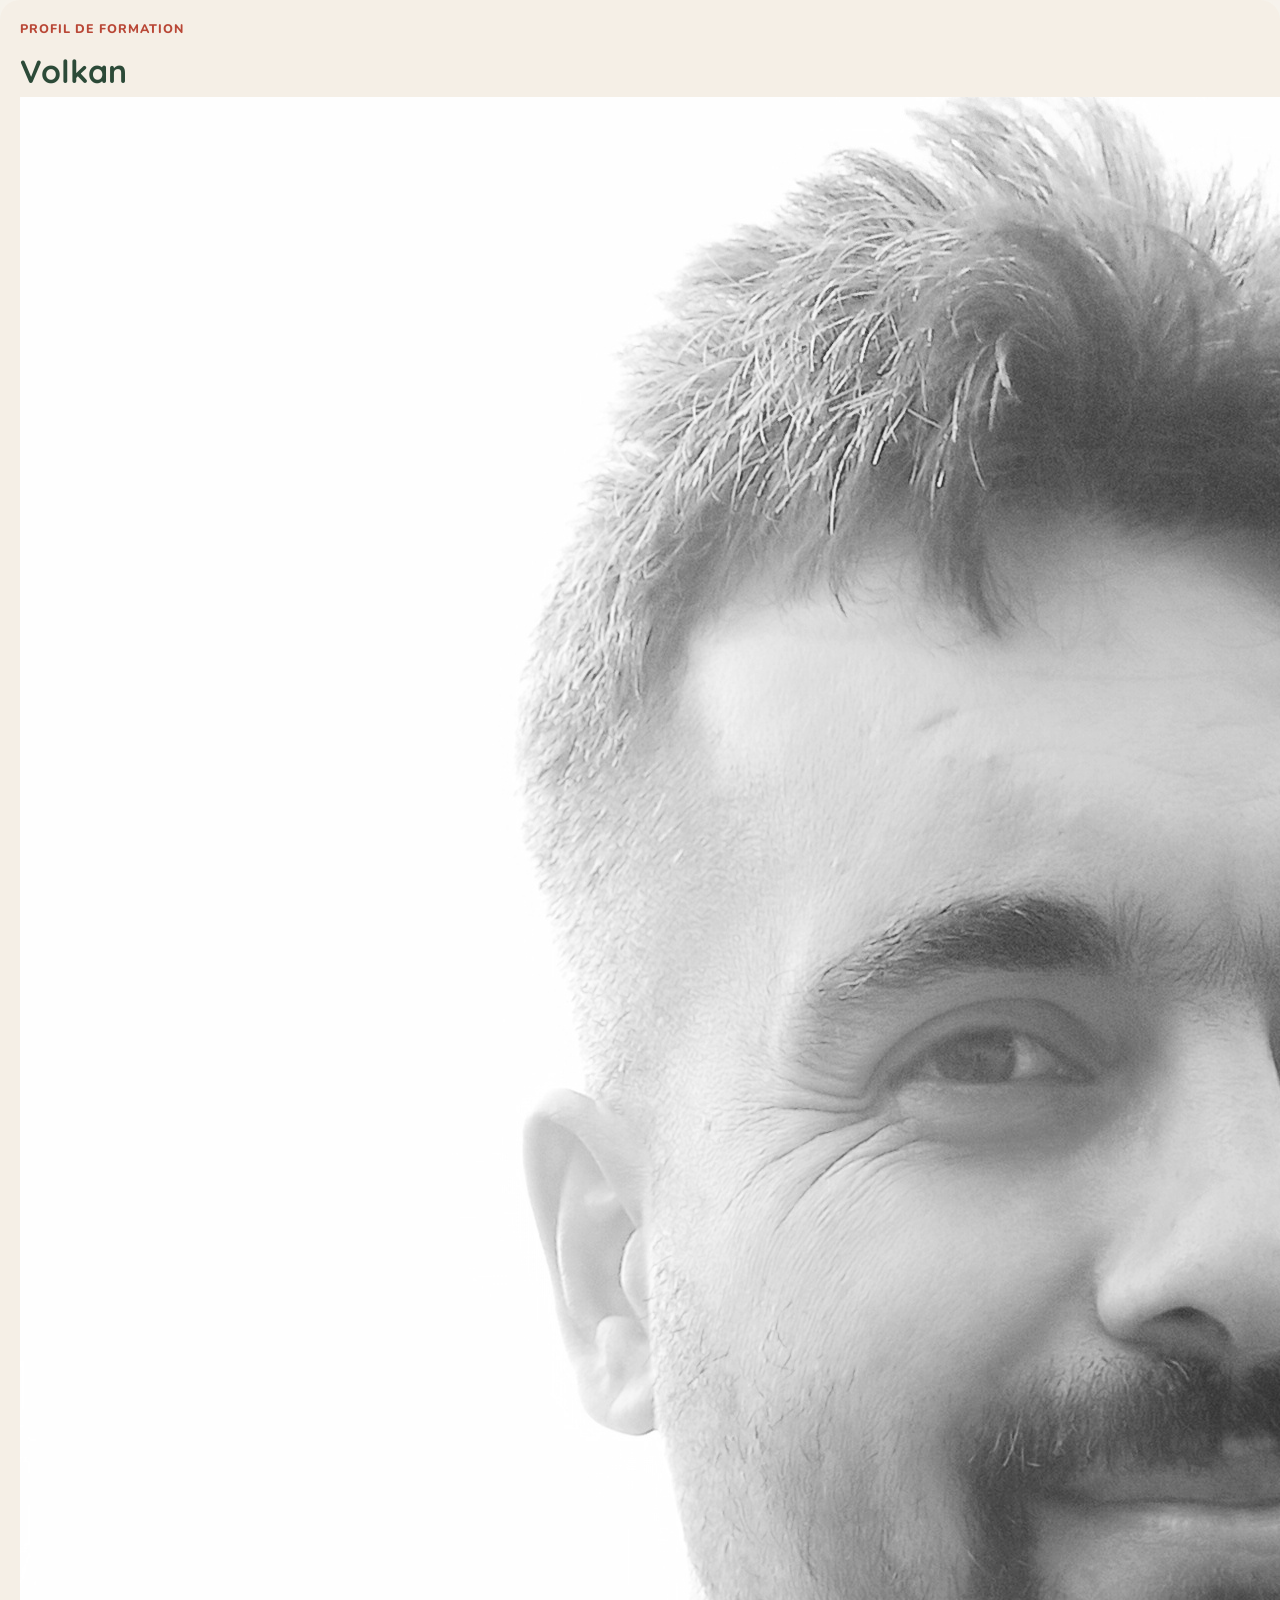
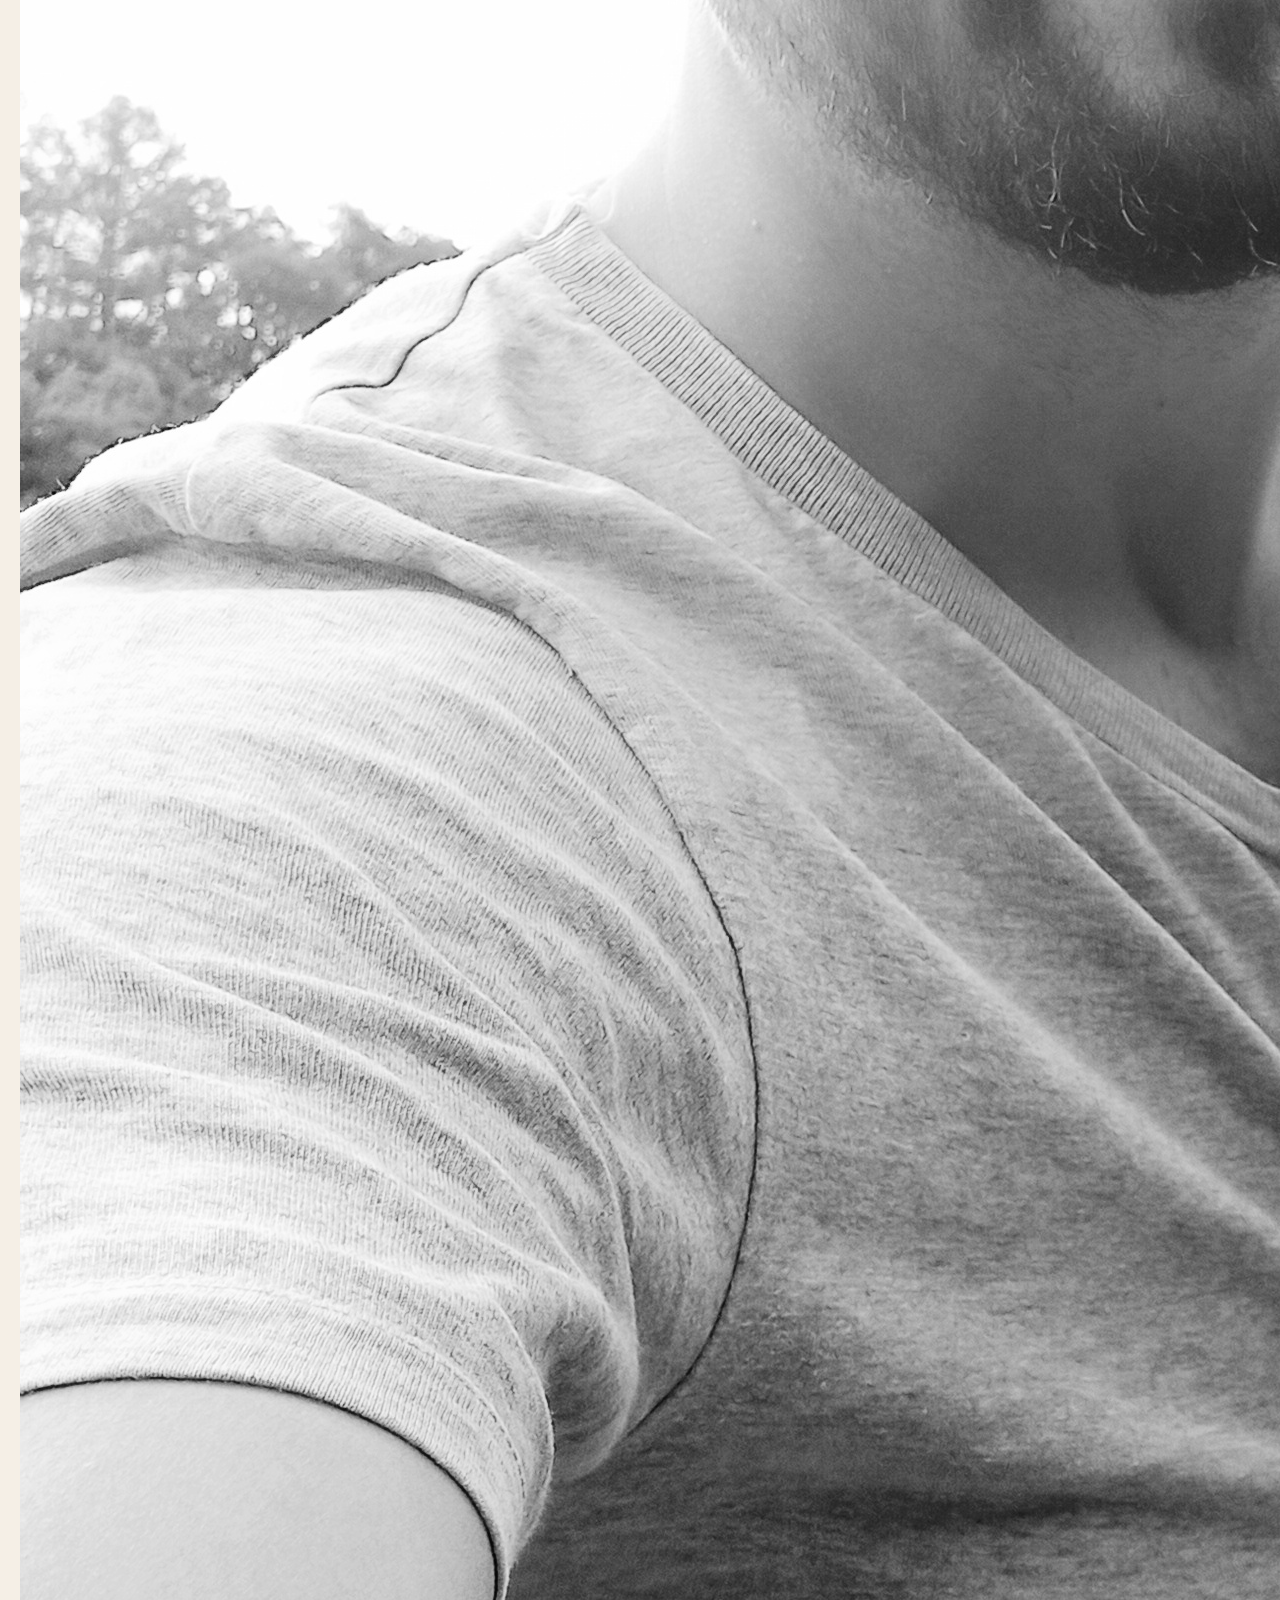
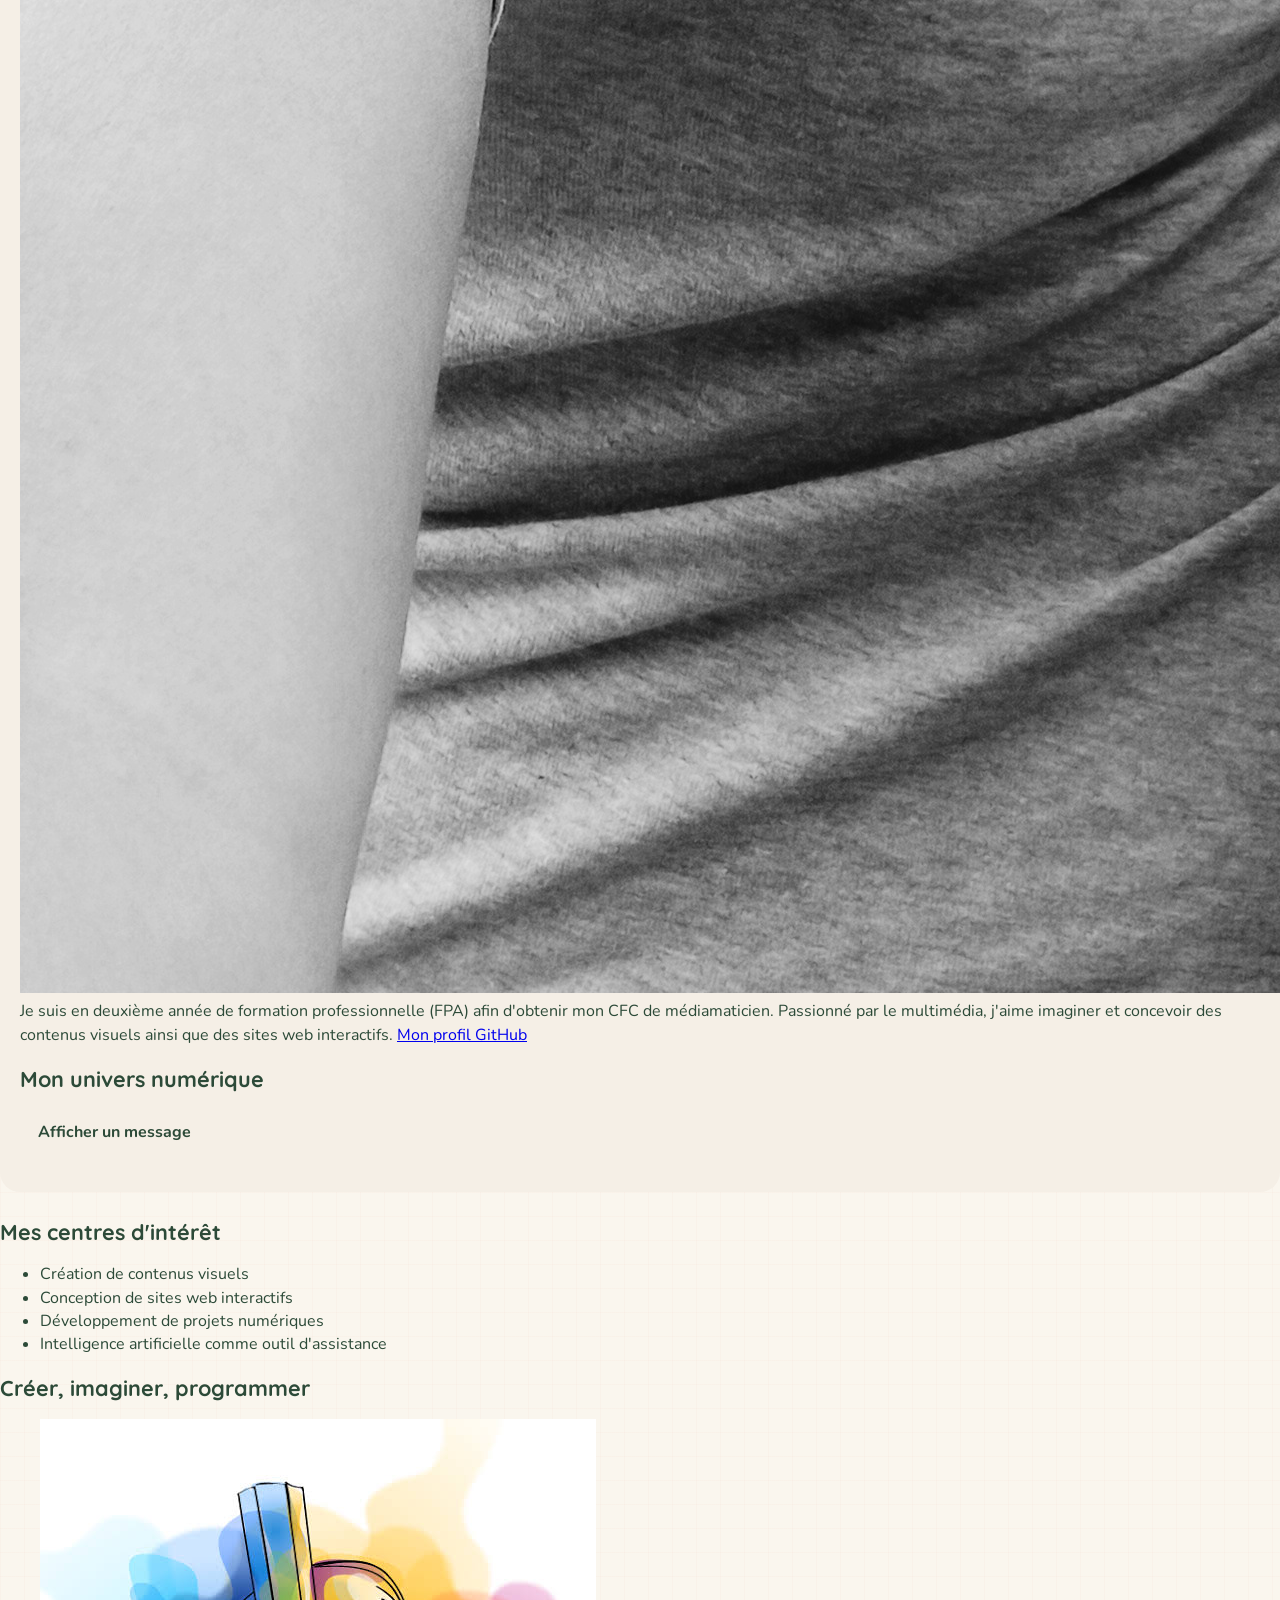
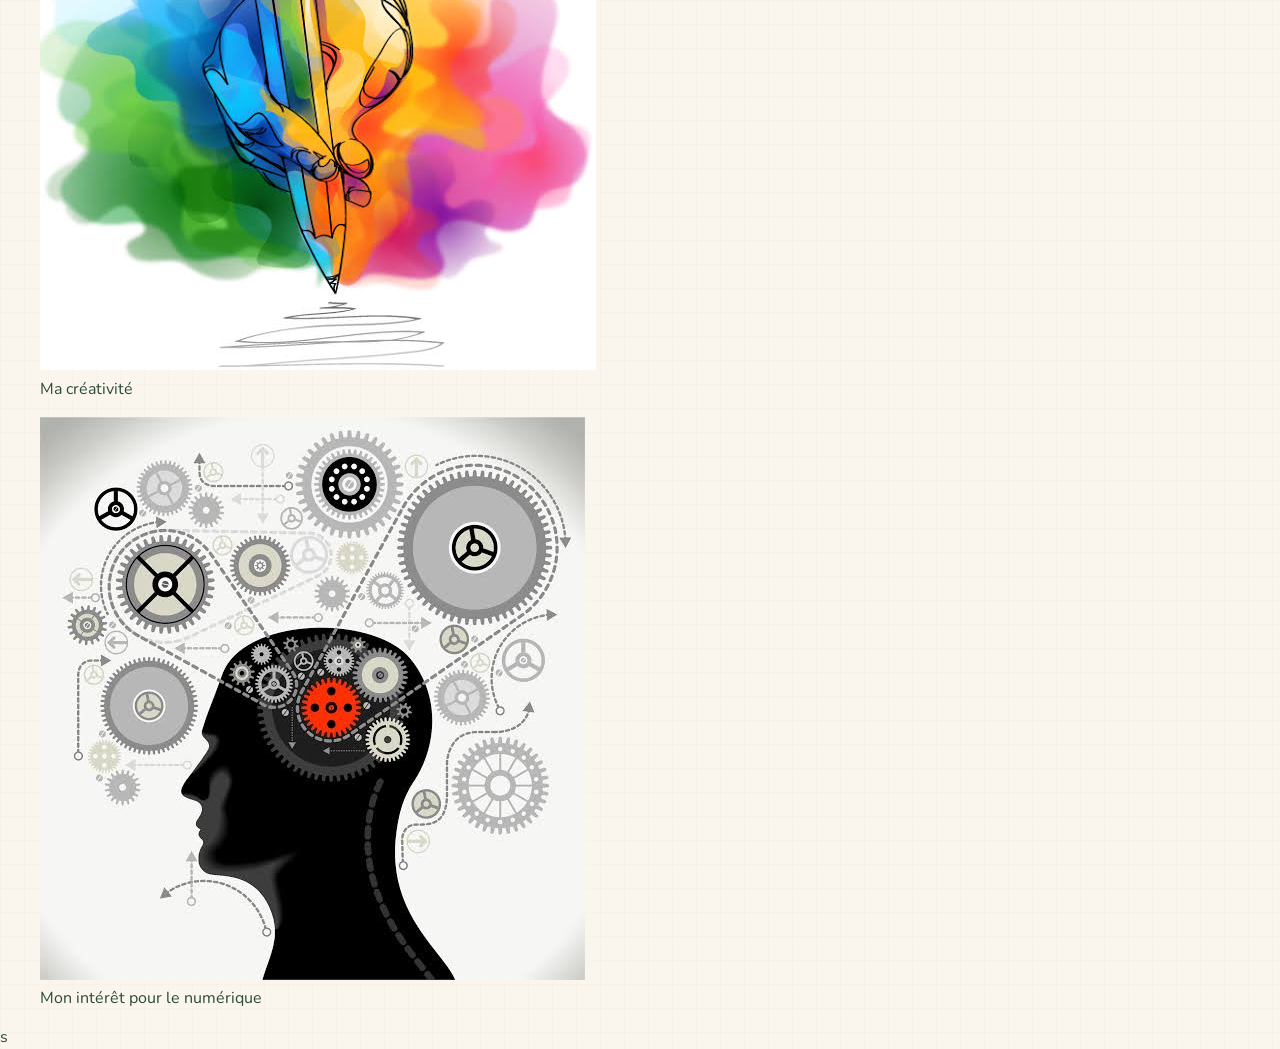
<file: index.html>
<!DOCTYPE html>
<html lang="fr">
<head>
	<meta charset="UTF-8">
	<meta name="viewport" content="width=device-width, initial-scale=1.0">
	<title>Profil de Volkan | Formation Médiamaticien FPA</title>
	<link rel="stylesheet" href="design/style.css">
</head>
<body>
	<main>
		<header class="hero">
			<p class="eyebrow">Profil de formation</p>
			<h1>Volkan</h1>
			<img class="profile-photo" src="Images/image.jpg" alt="Photo de profil de Volkan et de ses enfants">
			<p class="intro">
				Je suis en deuxième année de formation professionnelle (FPA)
				afin d'obtenir mon CFC de médiamaticien. Passionné par le multimédia,
				j'aime imaginer et concevoir des contenus visuels ainsi que des sites web interactifs.
				<!-- Ce lien permet de visiter mon profil GitHub. -->
				<a href="https://github.com/volcanohg">Mon profil GitHub</a>
			</p>
			<section class="action" aria-labelledby="contact-title">
				<h2 id="contact-title">Mon univers numérique</h2>
				<button id="magic" type="button">Afficher un message</button>
				<p id="message" role="status" aria-live="polite"></p>
			</section>
		</header>

		<div class="content">
			<section class="interests" aria-labelledby="interets-title">
				<h2 id="interets-title">Mes centres d'intérêt</h2>
				<ul>
					<li>Création de contenus visuels</li>
					<li>Conception de sites web interactifs</li>
					<li>Développement de projets numériques</li>
					<li>Intelligence artificielle comme outil d'assistance</li>
				</ul>
			</section>

			<section class="gallery" aria-labelledby="gallery-title">
				<h2 id="gallery-title">Créer, imaginer, programmer</h2>
				<div class="gallery-grid">
					<figure>
						<img src="Images/image2.jpeg" alt="Illustration colorée représentant la créativité">
						<figcaption>Ma créativité</figcaption>
					</figure>
					<figure>
						<img src="Images/image3.jpeg" alt="Illustration d'un profil avec des engrenages numériques">
						<figcaption>Mon intérêt pour le numérique</figcaption>
					</figure>
				</div>
			</section>
		</div>
	</main>

	<script>
		const magicButton = document.querySelector('#magic');
		const message = document.querySelector('#message');

		magicButton.addEventListener('click', () => {
			magicButton.style.backgroundColor = '#e36414';
			message.textContent = 'Merci de découvrir le profil de Volkan !';
		});
	</script>
</body>
</html>
s
</file>
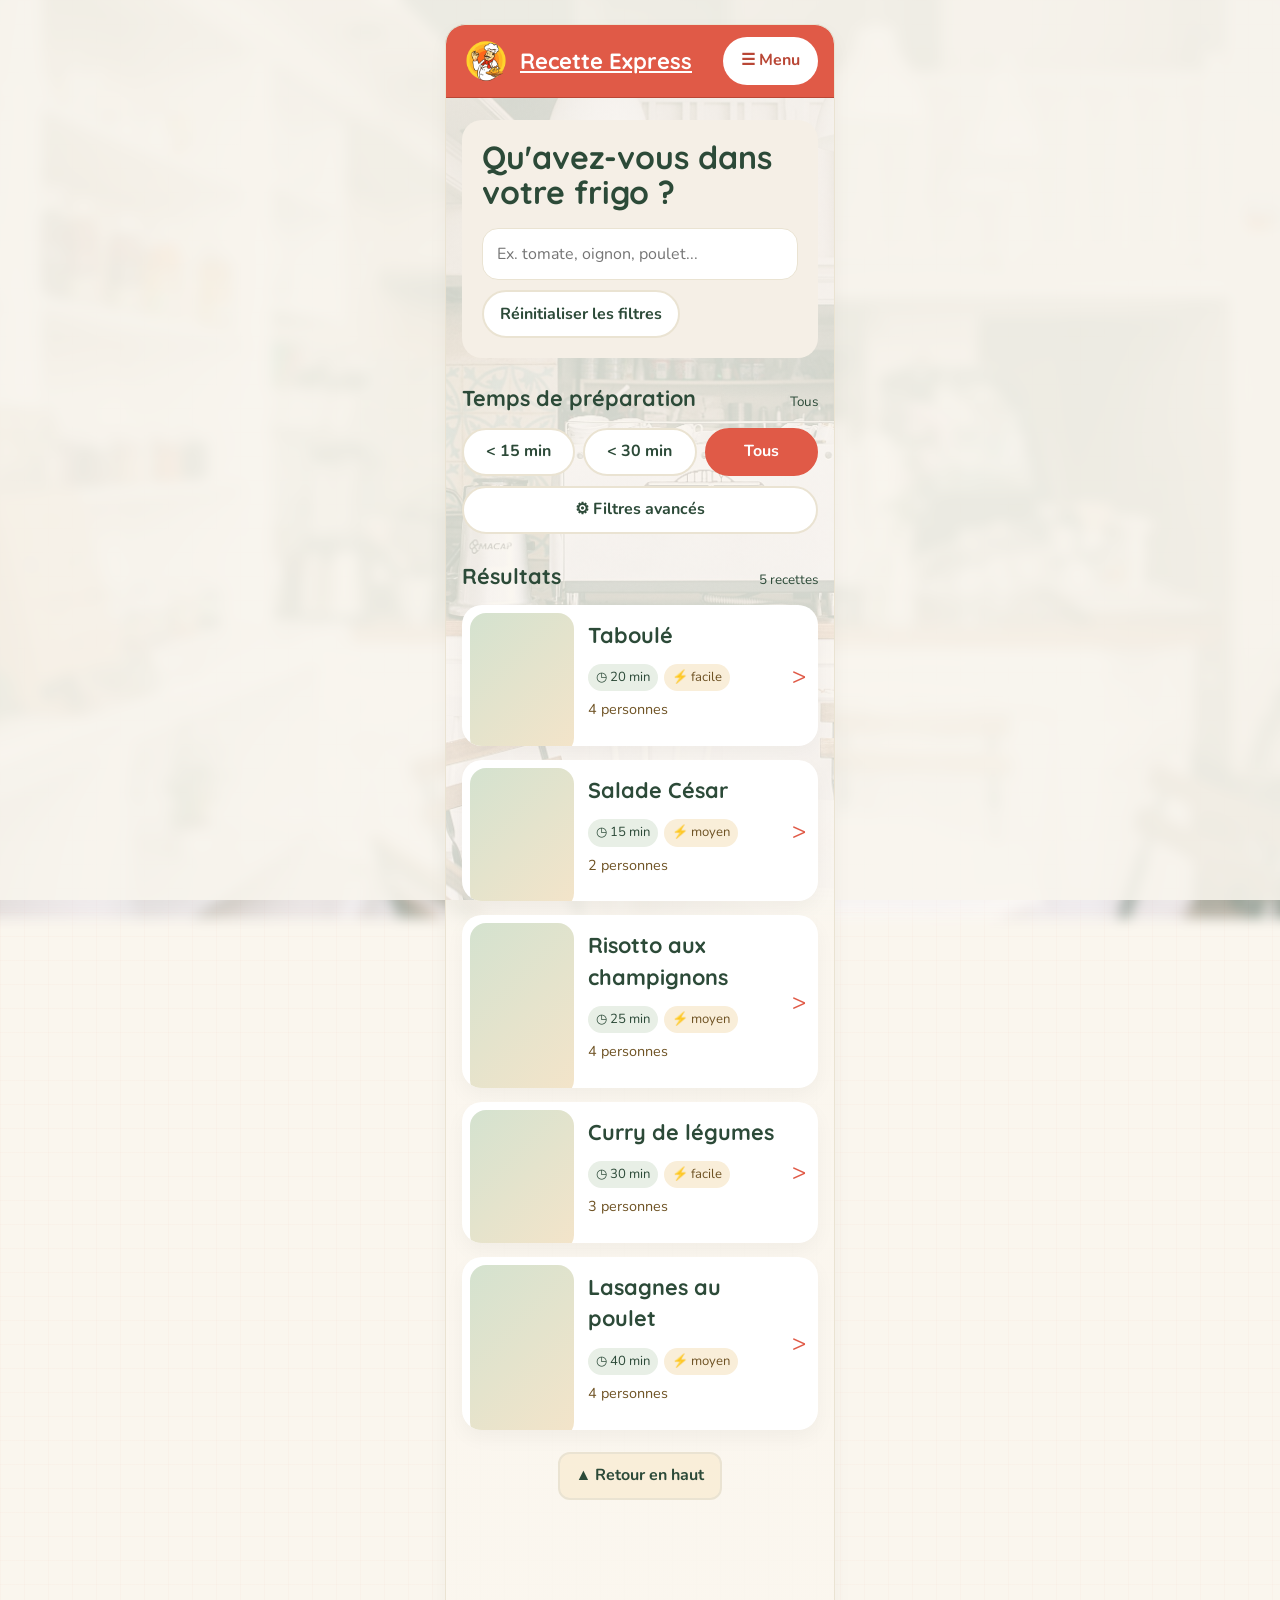
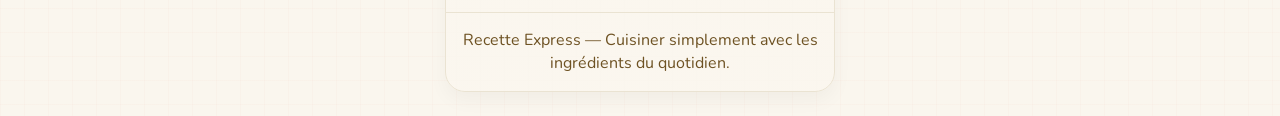
<file: design/index.html>
<!doctype html>
<html lang="fr">
<head>
  <meta charset="utf-8">
  <meta name="viewport" content="width=device-width, initial-scale=1">
  <meta name="description" content="Recette Express, trouver une recette rapidement avec ce que vous avez dans votre frigo.">
  <title>Recette Express</title>
    <link rel="stylesheet" href="style.css">
  <script src="app.js" defer></script>
</head>
<body>
  <div class="app-shell" id="top">
    <header class="app-header">
      <a class="brand" href="#top" aria-label="Recette Express, accueil" data-screen-link="home"><img class="brand-logo" src="images/chef.png" alt=""> <span>Recette Express</span></a>
      <button class="menu-button" id="menu-open" type="button" aria-haspopup="dialog" aria-controls="menu-overlay">☰ Menu</button>
    </header>

    <main>
      <section class="screen is-active" id="screen-home" data-screen="home" aria-labelledby="home-title">
        <div class="hero">
          <h1 class="search-question" id="home-title">Qu'avez-vous dans votre frigo ?</h1>
          <label class="search-label sr-only" for="fridge-input">Qu'avez-vous dans votre frigo ?</label>
          <input class="search-input" id="fridge-input" type="search" placeholder="Ex. tomate, oignon, poulet...">
          <button class="secondary-button" id="reset-search" type="button">Réinitialiser les filtres</button>
        </div>

        <section class="quick-filters" aria-labelledby="quick-title">
          <div class="section-heading"><h2 id="quick-title">Temps de préparation</h2><span class="result-count" id="active-filter-label">Tous</span></div>
          <div class="quick-row" role="group" aria-label="Temps de préparation">
            <button class="quick-button" type="button" data-time="15">&lt; 15 min</button>
            <button class="quick-button" type="button" data-time="30">&lt; 30 min</button>
            <button class="quick-button is-selected" type="button" data-time="all">Tous</button>
          </div>
          <button class="full-button" type="button" data-go="filters">⚙ Filtres avancés</button>
        </section>

        <section aria-labelledby="results-title">
          <div class="section-heading"><h2 id="results-title">Résultats</h2><span class="result-count" id="result-count">3 recettes</span></div>
          <div class="state-message" id="loading-state" role="status" hidden>Recherche en cours...</div>
          <div class="state-message" id="empty-state" role="status" hidden>Aucune recette trouvée. Essayez un autre ingrédient.</div>
          <div class="recipe-list" id="recipe-list">
            <article class="recipe-card" data-minutes="10" data-ingredients="tomate oeuf">
              <div class="recipe-image"><img src="images/tomato%20omelette.jpg" alt="Omelette aux tomates avec salade et avocat" loading="lazy"></div>
              <div class="recipe-body"><h3>Omelette aux tomates</h3><p class="recipe-meta"><span>◷ 10 min</span><span>⚡ Facile</span></p><p class="recipe-ingredients">Œufs, tomate, huile d'olive</p><button class="primary-button" type="button" data-go="detail">Voir la recette</button></div>
            </article>
            <article class="recipe-card" data-minutes="15" data-ingredients="poulet oignon">
              <div class="recipe-image"><img src="images/chicken%20stir%20fry.jpg" alt="Poulet sauté aux légumes dans une poêle" loading="lazy"></div>
              <div class="recipe-body"><h3>Poulet sauté express</h3><p class="recipe-meta"><span>◷ 15 min</span><span>⚡ Moyen</span></p><p class="recipe-ingredients">Poulet, oignon, herbes</p><button class="primary-button" type="button" data-go="detail">Voir la recette</button></div>
            </article>
            <article class="recipe-card" data-minutes="5" data-ingredients="tomate concombre">
              <div class="recipe-image"><img src="images/fresh%20salad%20bowl.jpg" alt="Salade fraîche composée de légumes croquants" loading="lazy"></div>
              <div class="recipe-body"><h3>Salade rapide</h3><p class="recipe-meta"><span>◷ 5 min</span><span>⚡ Facile</span></p><p class="recipe-ingredients">Tomate, concombre, feta</p><button class="primary-button" type="button" data-go="detail">Voir la recette</button></div>
            </article>
          </div>
        </section>
        <button class="back-to-top" type="button" id="back-to-top">▲ Retour en haut</button>
      </section>

      <section class="screen" id="screen-detail" data-screen="detail" aria-labelledby="detail-title">
        <div class="detail-top"><button class="back-button" type="button" data-go="home">← Retour à la liste</button></div>
        <article class="detail-panel" id="recipe-detail">
          <header class="detail-title"><p class="eyebrow">Fiche recette</p><h1 id="detail-title">Omelette aux tomates</h1><p class="detail-meta"><span>◷ 10 min</span><span>⚡ Facile</span></p><div class="portion-control" aria-label="Nombre de portions"><button class="stepper" type="button" id="portion-minus" aria-label="Retirer une portion">−</button><span class="portion-value" id="portion-value">1 personne</span><button class="stepper" type="button" id="portion-plus" aria-label="Ajouter une portion">+</button></div></header>
          <div class="dish-photo"><img src="images/tomato%20omelette.jpg" alt="Omelette aux tomates avec salade et avocat"></div>
          <section class="detail-section"><h2>Ingrédients nécessaires</h2><ul class="check-list"><li><input id="ingredient-eggs" type="checkbox" checked><label for="ingredient-eggs">2 œufs</label></li><li><input id="ingredient-tomato" type="checkbox"><label for="ingredient-tomato">1 tomate</label></li><li><input id="ingredient-oil" type="checkbox"><label for="ingredient-oil">1 c. à s. d'huile d'olive</label></li></ul></section>
          <section class="detail-section"><h2>Étapes de préparation</h2><ol class="steps"><li>Laver et couper la tomate en dés.</li><li>Battre les œufs dans un bol.</li><li>Cuire à la poêle pendant 5 minutes.</li></ol></section>
          <div class="bottom-action"><button class="primary-button" id="cooked-button" type="button">✓ J'ai tout cuisiné !</button></div>
        </article>
        <div class="state-message" id="detail-error" role="alert" hidden>Recette introuvable</div>
      </section>

      <section class="screen" id="screen-filters" data-screen="filters" aria-labelledby="filters-title">
        <div class="filters-panel">
          <header class="filter-header"><button type="button" data-go="home">✕ Fermer</button><button type="button" id="reset-all-top">Réinitialiser tout</button></header>
          <h1 id="filters-title">Filtres de recherche</h1>
          <fieldset class="filter-group"><legend class="sr-only">Temps de préparation maximal</legend><h2>Temps max</h2><div class="option-grid"><label><input type="radio" name="max-time" value="10">&lt; 10 min</label><label><input type="radio" name="max-time" value="30">&lt; 30 min</label><label><input type="radio" name="max-time" value="15">&lt; 15 min</label></div></fieldset>
          <fieldset class="filter-group"><legend class="sr-only">Régime et préférences</legend><h2>Régime & préférences</h2><div class="check-options"><label><input type="checkbox" name="preference" value="vegetarian">Végétarien</label><label><input type="checkbox" name="preference" value="raw">Sans cuisson (Froid)</label><label><input type="checkbox" name="preference" value="few">Moins de 5 ingrédients</label></div></fieldset>
          <fieldset class="filter-group"><legend class="sr-only">Type de plat</legend><h2>Type de plat</h2><div class="check-options"><label><input type="checkbox" name="dish-type" value="hot">Plat chaud</label><label><input type="checkbox" name="dish-type" value="salad">Entrée / Salade</label><label><input type="checkbox" name="dish-type" value="dessert">Desserts express</label></div></fieldset>
          <fieldset class="filter-group"><legend class="sr-only">Intolérances et allergies</legend><h2>Intolérances & allergies</h2><div class="check-options"><label><input type="checkbox" name="allergy" value="lactose">Sans lactose</label><label><input type="checkbox" name="allergy" value="gluten">Sans gluten</label></div></fieldset>
          <fieldset class="filter-group"><legend class="sr-only">Niveau de difficulté</legend><h2>Niveau de difficulté</h2><div class="check-options"><label><input type="radio" name="level" value="easy">Facile</label><label><input type="radio" name="level" value="medium">Moyen</label><label><input type="radio" name="level" value="chef">Chef</label></div></fieldset>
          <div class="filter-actions"><button class="primary-button" type="button" id="apply-filters">Appliquer les filtres (<span id="filter-total">3</span>)</button><button type="button" id="reset-filters">Réinitialiser</button></div>
        </div>
      </section>
    </main>

    <footer class="app-footer">
      <p>Recette Express — Cuisiner simplement avec les ingrédients du quotidien.</p>
    </footer>
  </div>

  <div class="overlay" id="menu-overlay" role="dialog" aria-modal="true" aria-labelledby="menu-title" hidden>
    <div class="menu-dialog"><div class="dialog-heading"><h2 id="menu-title">Menu</h2><button type="button" id="menu-close" aria-label="Fermer le menu">✕</button></div><nav class="menu-links" aria-label="Navigation principale"><button type="button" data-go="home">Accueil</button><button type="button" id="about-button">À propos</button><button type="button" id="dark-mode-button">Mode Sombre <span aria-hidden="true">○</span></button></nav></div>
  </div>

  <script>
    const screens = document.querySelectorAll('[data-screen]');
    const overlay = document.getElementById('menu-overlay');
    const recipeList = document.getElementById('recipe-list');
    const loadingState = document.getElementById('loading-state');
    const emptyState = document.getElementById('empty-state');
    const resultCount = document.getElementById('result-count');
    let selectedTime = 'all';
    let darkMode = false;
    let portions = 1;
    let loadingTimer;
    let lastFocusedElement;

    function showScreen(name) {
      screens.forEach((screen) => screen.classList.toggle('is-active', screen.dataset.screen === name));
      window.scrollTo({ top: 0, behavior: 'smooth' });
    }

    function filterRecipes() {
      const query = document.getElementById('fridge-input').value.trim().toLowerCase();
      const cards = [...recipeList.querySelectorAll('.recipe-card')];
      let visible = 0;
      cards.forEach((card) => {
        const matchesTime = selectedTime === 'all' || Number(card.dataset.minutes) <= Number(selectedTime);
        const matchesQuery = !query || card.dataset.ingredients.includes(query);
        const isVisible = matchesTime && matchesQuery;
        card.hidden = !isVisible;
        if (isVisible) visible += 1;
      });
      emptyState.hidden = visible !== 0;
      resultCount.textContent = `${visible} recette${visible > 1 ? 's' : ''}`;
    }

    function updateFilterCount() {
      const selectedFilters = document.querySelectorAll('.filters-panel input:checked').length;
      document.getElementById('filter-total').textContent = selectedFilters;
    }

    function resetAllFilters() {
      document.getElementById('fridge-input').value = '';
      selectedTime = 'all';
      document.querySelectorAll('[data-time]').forEach((item) => item.classList.toggle('is-selected', item.dataset.time === 'all'));
      document.getElementById('active-filter-label').textContent = 'Tous';
      document.querySelectorAll('.filters-panel input').forEach((input) => { input.checked = false; });
      updateFilterCount();
      filterRecipes();
    }

    function closeMenu() {
      overlay.hidden = true;
      if (lastFocusedElement) lastFocusedElement.focus();
    }

    document.querySelectorAll('[data-go]').forEach((button) => button.addEventListener('click', () => { showScreen(button.dataset.go); overlay.hidden = true; }));
    document.querySelectorAll('[data-time]').forEach((button) => button.addEventListener('click', () => {
      selectedTime = button.dataset.time;
      document.querySelectorAll('[data-time]').forEach((item) => item.classList.toggle('is-selected', item === button));
      document.getElementById('active-filter-label').textContent = selectedTime === 'all' ? 'Tous' : `< ${selectedTime} min`;
      filterRecipes();
    }));
    document.getElementById('fridge-input').addEventListener('input', () => {
      clearTimeout(loadingTimer);
      loadingState.hidden = false;
      emptyState.hidden = true;
      loadingTimer = setTimeout(() => { loadingState.hidden = true; filterRecipes(); }, 220);
    });
    document.getElementById('reset-search').addEventListener('click', resetAllFilters);
    document.getElementById('back-to-top').addEventListener('click', () => document.getElementById('top').scrollIntoView({ behavior: 'smooth' }));

    document.getElementById('menu-open').addEventListener('click', (event) => { lastFocusedElement = event.currentTarget; overlay.hidden = false; document.getElementById('menu-close').focus(); });
    document.getElementById('menu-close').addEventListener('click', closeMenu);
    overlay.addEventListener('click', (event) => { if (event.target === overlay) closeMenu(); });
    document.addEventListener('keydown', (event) => { if (event.key === 'Escape' && !overlay.hidden) closeMenu(); });
    document.getElementById('about-button').addEventListener('click', () => alert('Recette Express vous aide à cuisiner simplement, avec les ingrédients du quotidien.'));
    document.getElementById('dark-mode-button').addEventListener('click', (event) => { darkMode = !darkMode; document.body.classList.toggle('dark-mode', darkMode); event.currentTarget.querySelector('span').textContent = darkMode ? '●' : '○'; });

    document.querySelectorAll('.filters-panel input').forEach((input) => input.addEventListener('change', updateFilterCount));
    document.getElementById('reset-filters').addEventListener('click', resetAllFilters);
    document.getElementById('reset-all-top').addEventListener('click', resetAllFilters);
    document.getElementById('apply-filters').addEventListener('click', () => {
      const maxTime = document.querySelector('input[name="max-time"]:checked');
      selectedTime = maxTime ? maxTime.value : 'all';
      document.querySelectorAll('[data-time]').forEach((item) => item.classList.toggle('is-selected', item.dataset.time === selectedTime));
      document.getElementById('active-filter-label').textContent = selectedTime === 'all' ? 'Tous' : `< ${selectedTime} min`;
      showScreen('home');
      filterRecipes();
    });
    document.getElementById('portion-minus').addEventListener('click', () => { portions = Math.max(1, portions - 1); document.getElementById('portion-value').textContent = `${portions} personne${portions > 1 ? 's' : ''}`; });
    document.getElementById('portion-plus').addEventListener('click', () => { portions = Math.min(8, portions + 1); document.getElementById('portion-value').textContent = `${portions} personne${portions > 1 ? 's' : ''}`; });
    document.getElementById('cooked-button').addEventListener('click', (event) => { event.currentTarget.textContent = '✓ Bravo, c’est cuisiné !'; event.currentTarget.disabled = true; });
    updateFilterCount();
  </script>
</body>
</html>
</file>
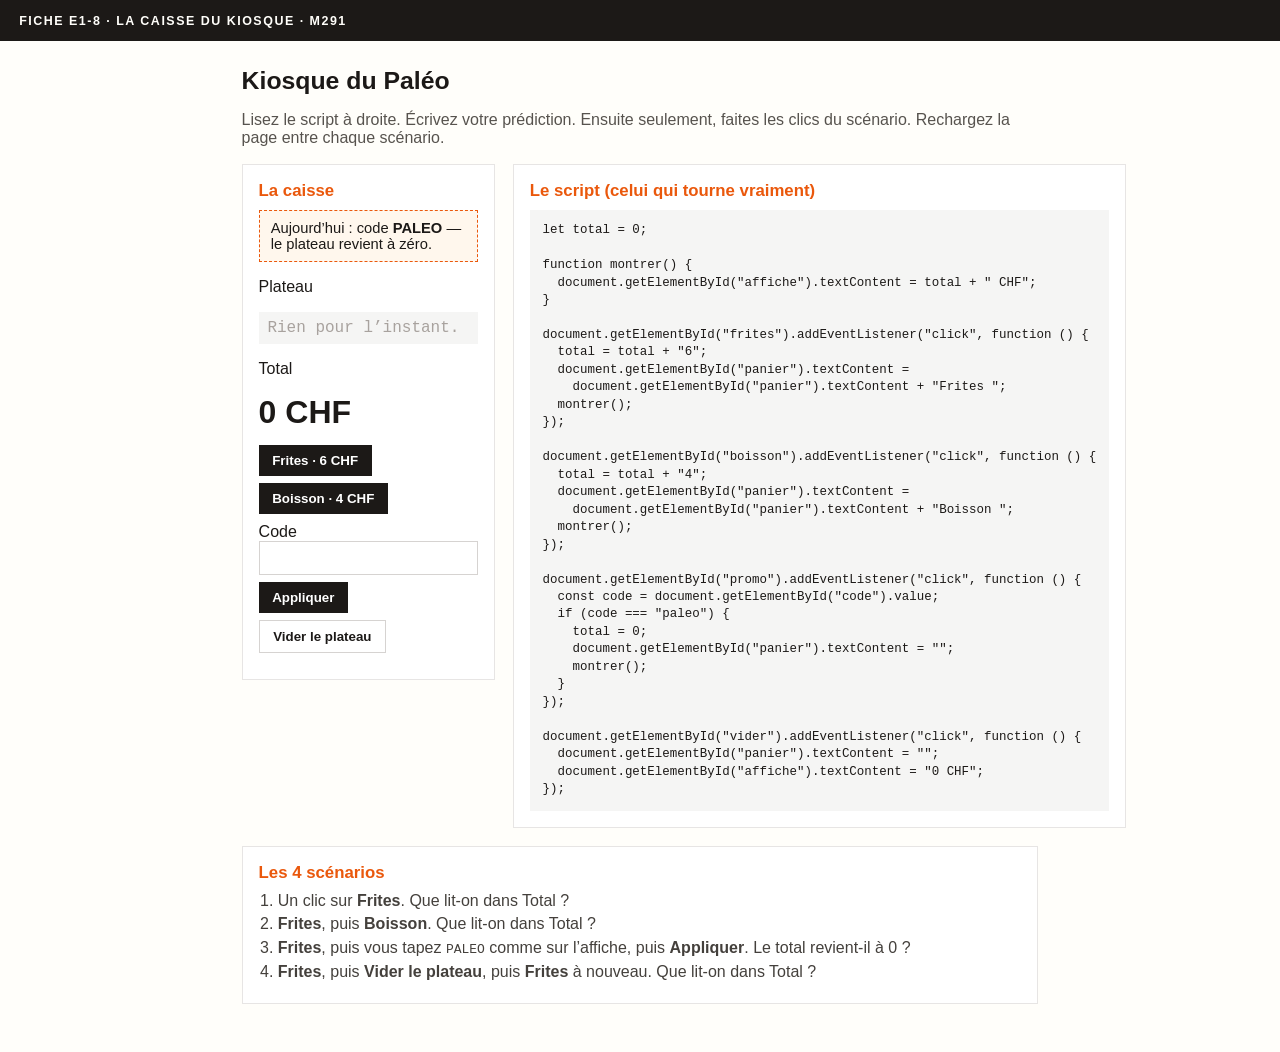
<file: caisse.html>
<!DOCTYPE html>
<html lang="fr">
<head>
  <meta charset="utf-8">
  <meta name="viewport" content="width=device-width, initial-scale=1">
  <title>e1-8 — La caisse du kiosque</title>
  <style>
    :root { --ink:#1c1917; --band:#1c1917; --accent:#ea580c; --bg:#fffefa; --paper:#f5f5f4; }
    * { box-sizing: border-box; }
    body { margin:0; font-family: Arial, Helvetica, sans-serif; background:var(--bg); color:var(--ink); }
    header { background:var(--band); color:#fffefa; padding:0.85rem 1.2rem; letter-spacing:.12em; text-transform:uppercase; font-size:.78rem; font-weight:700; }
    main { max-width: 52rem; margin:0 auto; padding:1.4rem 1.1rem 3rem; }
    h1 { font-size:1.55rem; margin:.2rem 0 .45rem; }
    .lead { color:#57534e; margin-bottom:1.1rem; }
    .grid { display:grid; gap:1.1rem; }
    @media (min-width: 720px) { .grid { grid-template-columns: 1fr 1.15fr; align-items:start; } }
    .card { background:#fff; border:1px solid #e7e5e4; padding:1rem 1rem 1.05rem; }
    .card h2 { margin:0 0 .55rem; font-size:1.05rem; color:var(--accent); }
    .affiche-code { background:#fff7ed; border:1px dashed #ea580c; padding:.55rem .7rem; margin:0 0 .8rem; font-size:.92rem; }
    .panier { min-height:1.4rem; margin:.2rem 0 .7rem; padding:.45rem .55rem; background:var(--paper); font-family: ui-monospace, monospace; }
    .panier:empty::before { content:"Rien pour l’instant."; color:#a8a29e; }
    .total { font-size:2rem; font-weight:700; margin:.15rem 0 .85rem; }
    .row { display:flex; flex-wrap:wrap; gap:.45rem; margin-bottom:.55rem; }
    button { background:var(--band); color:#fff; border:0; padding:.5rem .85rem; font-weight:700; cursor:pointer; }
    button:hover { background:var(--accent); }
    button.ghost { background:#fff; color:var(--ink); border:1px solid #d6d3d1; }
    button.ghost:hover { border-color:var(--accent); color:var(--accent); background:#fff; }
    input { font:inherit; padding:.45rem .55rem; border:1px solid #d6d3d1; min-width:8rem; }
    pre { background:var(--paper); padding:.75rem .8rem; overflow:auto; font-size:.78rem; line-height:1.4; margin:0; }
    ol { margin:.3rem 0 0; padding-left:1.2rem; color:#44403c; }
    ol li { margin:0 0 .35rem; }
  </style>
</head>
<body>
  <header>Fiche e1-8 · La caisse du kiosque · M291</header>
  <main>
    <h1>Kiosque du Paléo</h1>
    <p class="lead">Lisez le script à droite. Écrivez votre prédiction. Ensuite seulement, faites les clics du scénario. Rechargez la page entre chaque scénario.</p>

    <div class="grid">
      <section class="card">
        <h2>La caisse</h2>
        <p class="affiche-code">Aujourd’hui : code <strong>PALEO</strong> — le plateau revient à zéro.</p>
        <p>Plateau</p>
        <p class="panier" id="panier"></p>
        <p>Total</p>
        <p class="total" id="affiche">0 CHF</p>
        <div class="row">
          <button type="button" id="frites">Frites · 6 CHF</button>
          <button type="button" id="boisson">Boisson · 4 CHF</button>
        </div>
        <div class="row">
          <label>Code <input id="code" type="text" autocomplete="off" spellcheck="false"></label>
          <button type="button" id="promo">Appliquer</button>
          <button type="button" class="ghost" id="vider">Vider le plateau</button>
        </div>
      </section>

      <section class="card">
        <h2>Le script (celui qui tourne vraiment)</h2>
        <pre>let total = 0;

function montrer() {
  document.getElementById("affiche").textContent = total + " CHF";
}

document.getElementById("frites").addEventListener("click", function () {
  total = total + "6";
  document.getElementById("panier").textContent =
    document.getElementById("panier").textContent + "Frites ";
  montrer();
});

document.getElementById("boisson").addEventListener("click", function () {
  total = total + "4";
  document.getElementById("panier").textContent =
    document.getElementById("panier").textContent + "Boisson ";
  montrer();
});

document.getElementById("promo").addEventListener("click", function () {
  const code = document.getElementById("code").value;
  if (code === "paleo") {
    total = 0;
    document.getElementById("panier").textContent = "";
    montrer();
  }
});

document.getElementById("vider").addEventListener("click", function () {
  document.getElementById("panier").textContent = "";
  document.getElementById("affiche").textContent = "0 CHF";
});</pre>
      </section>
    </div>

    <section class="card" style="margin-top:1.1rem;">
      <h2>Les 4 scénarios</h2>
      <ol>
        <li>Un clic sur <strong>Frites</strong>. Que lit-on dans Total ?</li>
        <li><strong>Frites</strong>, puis <strong>Boisson</strong>. Que lit-on dans Total ?</li>
        <li><strong>Frites</strong>, puis vous tapez <code>PALEO</code> comme sur l’affiche, puis <strong>Appliquer</strong>. Le total revient-il à 0 ?</li>
        <li><strong>Frites</strong>, puis <strong>Vider le plateau</strong>, puis <strong>Frites</strong> à nouveau. Que lit-on dans Total ?</li>
      </ol>
    </section>
  </main>
  <script>
    let total = 0;

    function montrer() {
      document.getElementById("affiche").textContent = total + " CHF";
    }

    document.getElementById("frites").addEventListener("click", function () {
      total = total + "6";
      document.getElementById("panier").textContent =
        document.getElementById("panier").textContent + "Frites ";
      montrer();
      console.log("total :", total);
    });

    document.getElementById("boisson").addEventListener("click", function () {
      total = total + "4";
      document.getElementById("panier").textContent =
        document.getElementById("panier").textContent + "Boisson ";
      montrer();
      console.log("total :", total);
    });

    document.getElementById("promo").addEventListener("click", function () {
      const code = document.getElementById("code").value;
      if (code === "paleo") {
        total = 0;
        document.getElementById("panier").textContent = "";
        montrer();
      }
      console.log("code tapé :", JSON.stringify(code));
    });

    document.getElementById("vider").addEventListener("click", function () {
      document.getElementById("panier").textContent = "";
      document.getElementById("affiche").textContent = "0 CHF";
      console.log("plateau vidé, total en mémoire :", total);
    });
  </script>
</body>
</html>
</file>
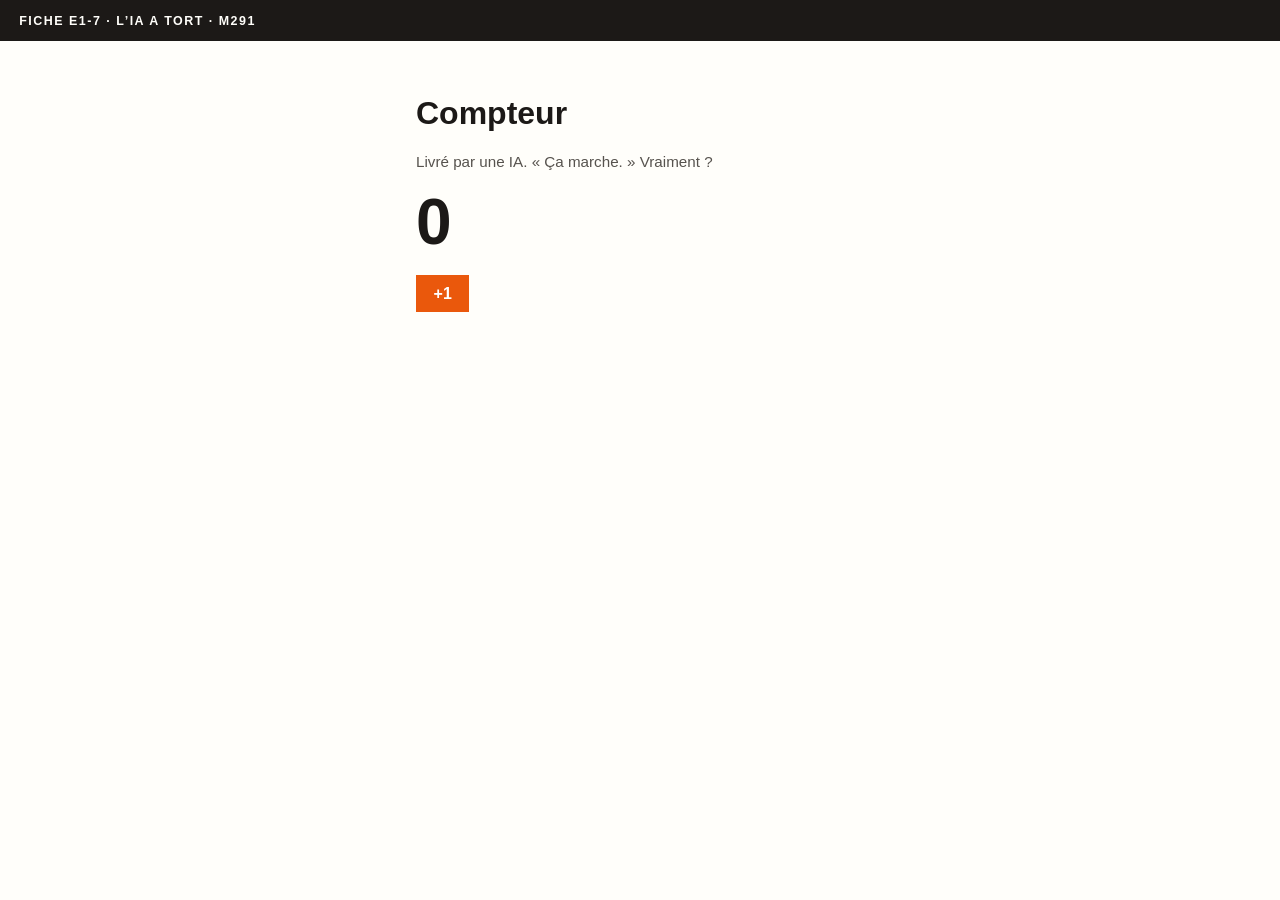
<file: compteur.html>
<!DOCTYPE html>
<html lang="fr" xmlns:mso="urn:schemas-microsoft-com:office:office" xmlns:msdt="uuid:C2F41010-65B3-11d1-A29F-00AA00C14882">
<head>
  <meta charset="utf-8">
  <meta name="viewport" content="width=device-width, initial-scale=1">
  <title>Compteur — e1-7 (version livrée par l’IA)</title>
  <style>
    body { font-family: Arial, Helvetica, sans-serif; background:#fffefa; color:#1c1917; margin:0; }
    header { background:#1c1917; color:#fffefa; padding:.85rem 1.2rem; letter-spacing:.12em; text-transform:uppercase; font-size:.78rem; font-weight:700; }
    main { max-width: 28rem; margin:0 auto; padding:2rem 1.1rem; }
    .count { font-size: 4rem; font-weight:700; margin:.4rem 0 1rem; }
    button { background:#ea580c; color:#fff; border:0; padding:.6rem 1.1rem; font-size:1rem; font-weight:700; cursor:pointer; }
    .note { color:#57534e; font-size:.95rem; }
  </style>

<!--[if gte mso 9]><xml>
<mso:CustomDocumentProperties>
<mso:xd_Signature msdt:dt="string"></mso:xd_Signature>
<mso:display_urn_x003a_schemas-microsoft-com_x003a_office_x003a_office_x0023_Editor msdt:dt="string">Marc D�nervaud</mso:display_urn_x003a_schemas-microsoft-com_x003a_office_x003a_office_x0023_Editor>
<mso:Order msdt:dt="string">10534600.0000000</mso:Order>
<mso:display_urn_x003a_schemas-microsoft-com_x003a_office_x003a_office_x0023_Author msdt:dt="string">Marc D�nervaud</mso:display_urn_x003a_schemas-microsoft-com_x003a_office_x003a_office_x0023_Author>
<mso:xd_ProgID msdt:dt="string"></mso:xd_ProgID>
<mso:_ExtendedDescription msdt:dt="string"></mso:_ExtendedDescription>
<mso:ComplianceAssetId msdt:dt="string"></mso:ComplianceAssetId>
<mso:TemplateUrl msdt:dt="string"></mso:TemplateUrl>
<mso:ContentTypeId msdt:dt="string">0x010100B084A62CD3C5F842BB23EB74256B6499</mso:ContentTypeId>
<mso:TriggerFlowInfo msdt:dt="string"></mso:TriggerFlowInfo>
<mso:_SourceUrl msdt:dt="string"></mso:_SourceUrl>
<mso:_SharedFileIndex msdt:dt="string"></mso:_SharedFileIndex>
</mso:CustomDocumentProperties>
</xml><![endif]-->
</head>
<body>
  <header>Fiche e1-7 · L’IA a tort · M291</header>
  <main>
    <h1>Compteur</h1>
    <p class="note">Livré par une IA. « Ça marche. » Vraiment ?</p>
    <p class="count" id="affiche">0</p>
    <button type="button" id="plus">+1</button>
  </main>
  <script>
    // Boîte « n » : le vrai compteur, en mémoire.
    let n = 0;

    const bouton = document.getElementById("plus");
//avec ajouter ligne 49: document.getElementById("affiche").textContent = n
   bouton.addEventListener("click", function () {
  n = n + 1;
  document.getElementById("affiche").textContent = n; 
  console.log("n vaut maintenant", n);

    });
  </script>
</body>
</html>
</file>
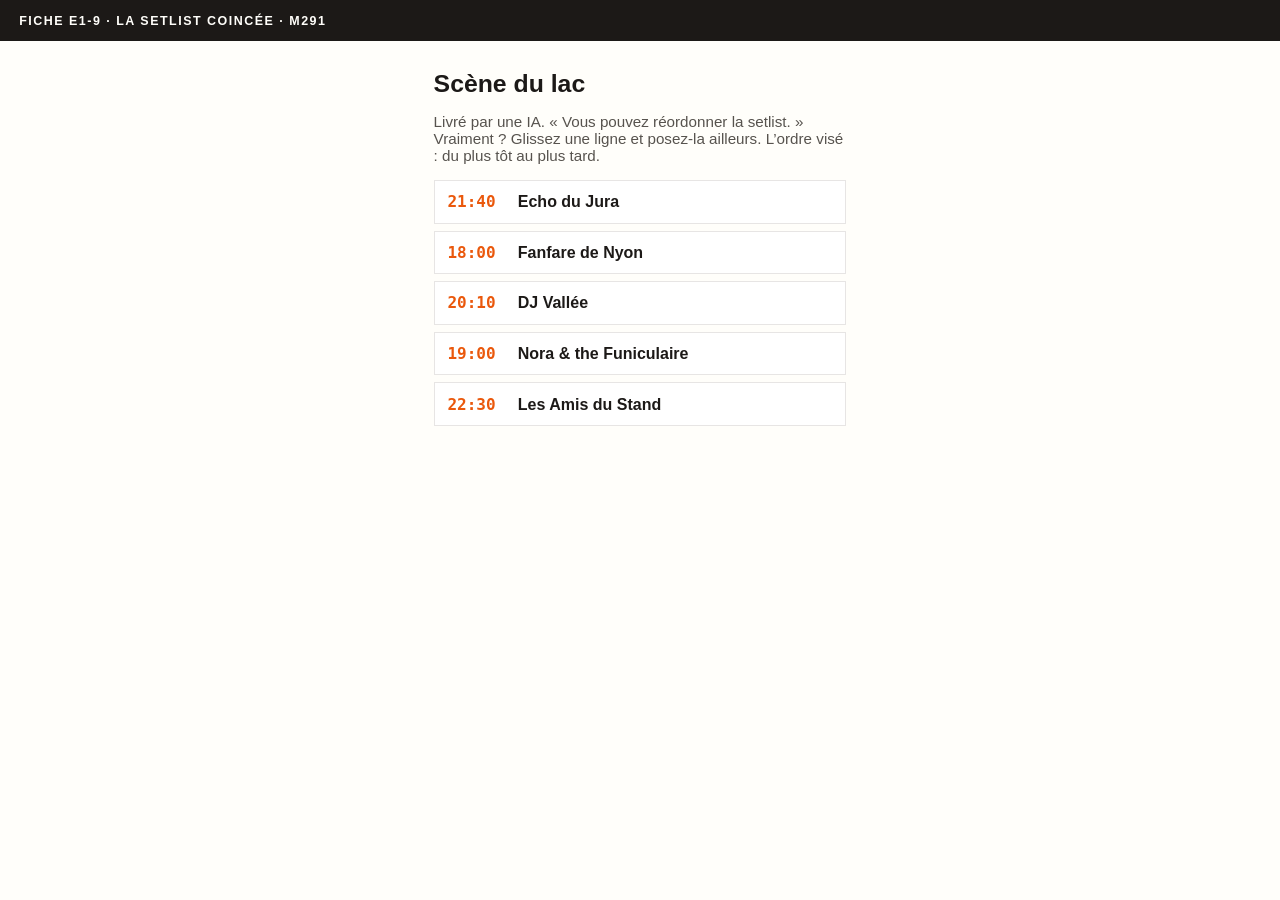
<file: setlist.html>
<!DOCTYPE html>
<html lang="fr">
<head>
  <meta charset="utf-8">
  <meta name="viewport" content="width=device-width, initial-scale=1">
  <title>Setlist — e1-9 (version livrée par l’IA)</title>
  <style>
    :root { --ink:#1c1917; --band:#1c1917; --accent:#ea580c; --bg:#fffefa; --paper:#f5f5f4; }
    * { box-sizing: border-box; }
    body { margin:0; font-family: Arial, Helvetica, sans-serif; background:var(--bg); color:var(--ink); }
    header { background:var(--band); color:#fffefa; padding:0.85rem 1.2rem; letter-spacing:.12em; text-transform:uppercase; font-size:.78rem; font-weight:700; }
    main { max-width: 28rem; margin:0 auto; padding:1.6rem 1.1rem 3rem; }
    h1 { font-size:1.55rem; margin:.2rem 0 .4rem; }
    .note { color:#57534e; font-size:.95rem; margin-bottom:1rem; }
    ol { list-style:none; margin:0; padding:0; }
    li { display:flex; gap:.8rem; align-items:baseline; background:#fff; border:1px solid #e7e5e4; margin:0 0 .45rem; padding:.7rem .8rem; cursor:grab; }
    li:active { cursor:grabbing; }
    .heure { font-family: ui-monospace, monospace; font-weight:700; color:var(--accent); min-width:3.6rem; }
    .nom { font-weight:700; }
  </style>
</head>
<body>
  <header>Fiche e1-9 · La setlist coincée · M291</header>
  <main>
    <h1>Scène du lac</h1>
    <p class="note">Livré par une IA. « Vous pouvez réordonner la setlist. » Vraiment ? Glissez une ligne et posez-la ailleurs. L’ordre visé : du plus tôt au plus tard.</p>
    <ol id="liste">
      <li id="morceau-echo" draggable="true" data-heure="2140">
        <span class="heure">21:40</span>
        <span class="nom">Echo du Jura</span>
      </li>
      <li id="morceau-fanfare" draggable="true" data-heure="1800">
        <span class="heure">18:00</span>
        <span class="nom">Fanfare de Nyon</span>
      </li>
      <li id="morceau-dj" draggable="true" data-heure="2010">
        <span class="heure">20:10</span>
        <span class="nom">DJ Vallée</span>
      </li>
      <li id="morceau-nora" draggable="true" data-heure="1900">
        <span class="heure">19:00</span>
        <span class="nom">Nora &amp; the Funiculaire</span>
      </li>
      <li id="morceau-amis" draggable="true" data-heure="2230">
        <span class="heure">22:30</span>
        <span class="nom">Les Amis du Stand</span>
      </li>
    </ol>
  </main>
  <script>
    const liste = document.getElementById("liste");

    liste.addEventListener("dragstart", function (e) {
      const ligne = e.target.closest("li");
      if (!ligne) {
        return;
      }
      e.dataTransfer.setData("text/id", ligne.id);
      console.log("prise :", ligne.id);
    });

    liste.addEventListener("drop", function (e) {
      const id = e.dataTransfer.getData("text/plain");
      console.log("dépôt, id reçu :", id);
      const deplacee = document.getElementById(id);
      const cible = e.target;
      if (deplacee && cible) {
        cible.parentNode.insertBefore(deplacee, cible);
      }
    });
  </script>
</body>
</html>
</file>
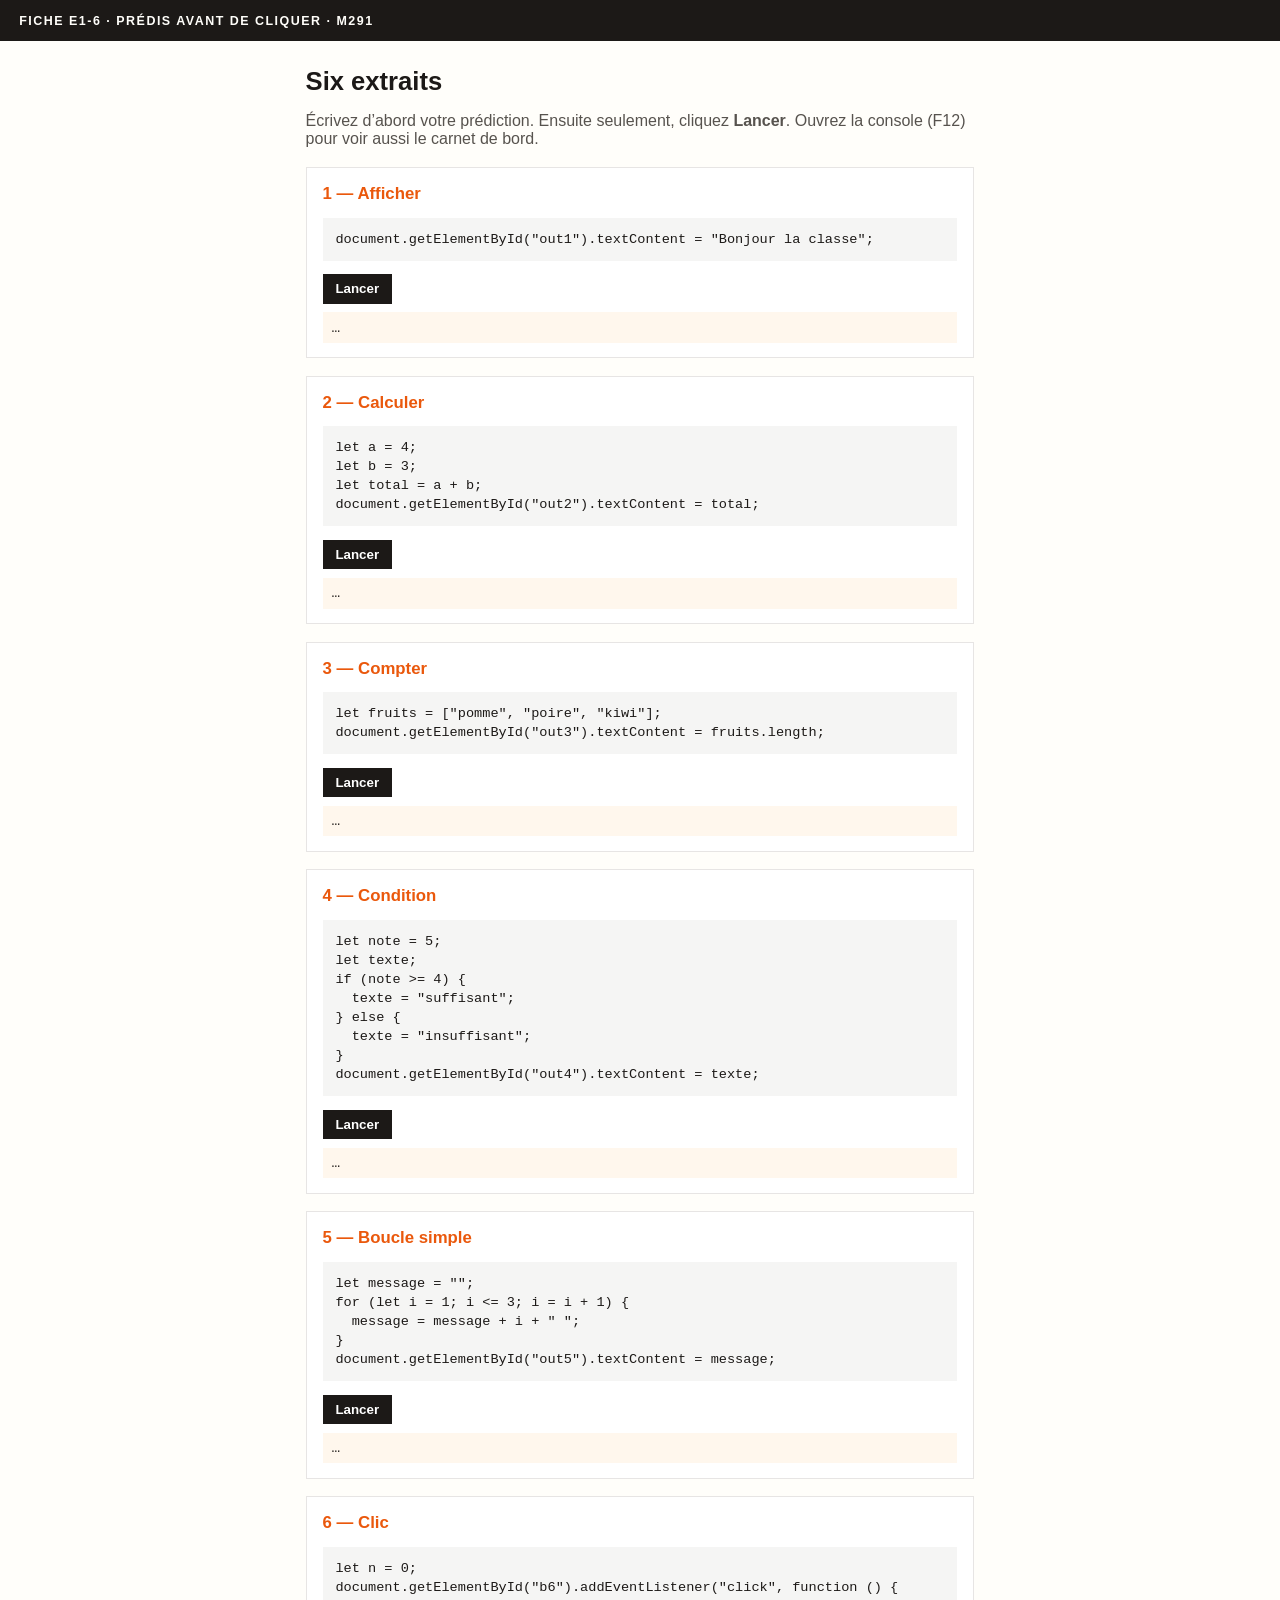
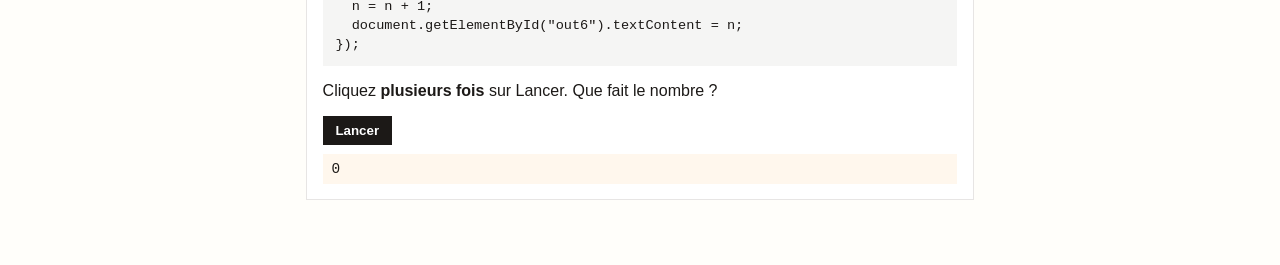
<file: six-extraits.html>
<!DOCTYPE html>
<html lang="fr" xmlns:mso="urn:schemas-microsoft-com:office:office" xmlns:msdt="uuid:C2F41010-65B3-11d1-A29F-00AA00C14882">
<head>
  <meta charset="utf-8">
  <meta name="viewport" content="width=device-width, initial-scale=1">
  <title>e1-6 — Prédis avant de cliquer</title>
  <style>
    :root { --ink:#1c1917; --band:#1c1917; --accent:#ea580c; --bg:#fffefa; --paper:#f5f5f4; }
    * { box-sizing: border-box; }
    body { margin:0; font-family: Arial, Helvetica, sans-serif; background:var(--bg); color:var(--ink); }
    header { background:var(--band); color:#fffefa; padding:0.85rem 1.2rem; letter-spacing:.12em; text-transform:uppercase; font-size:.78rem; font-weight:700; }
    main { max-width: 44rem; margin:0 auto; padding:1.4rem 1.1rem 3rem; }
    h1 { font-size:1.6rem; margin:.2rem 0 0.6rem; }
    .lead { color:#57534e; margin-bottom:1.2rem; }
    article { background:#fff; border:1px solid #e7e5e4; margin:0 0 1.1rem; padding:1rem 1rem 0.9rem; }
    article h2 { margin:0 0 .4rem; font-size:1.05rem; color:var(--accent); }
    pre { background:var(--paper); padding:.75rem .8rem; overflow:auto; font-size:.85rem; line-height:1.4; }
    button { background:var(--band); color:#fff; border:0; padding:.45rem .8rem; font-weight:700; cursor:pointer; }
    button:hover { background:var(--accent); }
    .out { min-height:1.4rem; margin:.55rem 0 0; padding:.45rem .55rem; background:#fff7ed; font-family: ui-monospace, monospace; font-size:.9rem; }
  </style>

<!--[if gte mso 9]><xml>
<mso:CustomDocumentProperties>
<mso:xd_Signature msdt:dt="string"></mso:xd_Signature>
<mso:display_urn_x003a_schemas-microsoft-com_x003a_office_x003a_office_x0023_Editor msdt:dt="string">Marc D�nervaud</mso:display_urn_x003a_schemas-microsoft-com_x003a_office_x003a_office_x0023_Editor>
<mso:Order msdt:dt="string">10534500.0000000</mso:Order>
<mso:display_urn_x003a_schemas-microsoft-com_x003a_office_x003a_office_x0023_Author msdt:dt="string">Marc D�nervaud</mso:display_urn_x003a_schemas-microsoft-com_x003a_office_x003a_office_x0023_Author>
<mso:xd_ProgID msdt:dt="string"></mso:xd_ProgID>
<mso:_ExtendedDescription msdt:dt="string"></mso:_ExtendedDescription>
<mso:ComplianceAssetId msdt:dt="string"></mso:ComplianceAssetId>
<mso:TemplateUrl msdt:dt="string"></mso:TemplateUrl>
<mso:ContentTypeId msdt:dt="string">0x010100B084A62CD3C5F842BB23EB74256B6499</mso:ContentTypeId>
<mso:TriggerFlowInfo msdt:dt="string"></mso:TriggerFlowInfo>
<mso:_SourceUrl msdt:dt="string"></mso:_SourceUrl>
<mso:_SharedFileIndex msdt:dt="string"></mso:_SharedFileIndex>
</mso:CustomDocumentProperties>
</xml><![endif]-->
</head>
<body>
  <header>Fiche e1-6 · Prédis avant de cliquer · M291</header>
  <main>
    <h1>Six extraits</h1>
    <p class="lead">Écrivez d’abord votre prédiction. Ensuite seulement, cliquez <strong>Lancer</strong>. Ouvrez la console (F12) pour voir aussi le carnet de bord.</p>

    <article>
      <h2>1 — Afficher</h2>
      <pre>document.getElementById("out1").textContent = "Bonjour la classe";</pre>
      <button type="button" id="b1">Lancer</button>
      <div class="out" id="out1">…</div>
    </article>

    <article>
      <h2>2 — Calculer</h2>
      <pre>let a = 4;
let b = 3;
let total = a + b;
document.getElementById("out2").textContent = total;</pre>
      <button type="button" id="b2">Lancer</button>
      <div class="out" id="out2">…</div>
    </article>

    <article>
      <h2>3 — Compter</h2>
      <pre>let fruits = ["pomme", "poire", "kiwi"];
document.getElementById("out3").textContent = fruits.length;</pre>
      <button type="button" id="b3">Lancer</button>
      <div class="out" id="out3">…</div>
    </article>

    <article>
      <h2>4 — Condition</h2>
      <pre>let note = 5;
let texte;
if (note >= 4) {
  texte = "suffisant";
} else {
  texte = "insuffisant";
}
document.getElementById("out4").textContent = texte;</pre>
      <button type="button" id="b4">Lancer</button>
      <div class="out" id="out4">…</div>
    </article>

    <article>
      <h2>5 — Boucle simple</h2>
      <pre>let message = "";
for (let i = 1; i <= 3; i = i + 1) {
  message = message + i + " ";
}
document.getElementById("out5").textContent = message;</pre>
      <button type="button" id="b5">Lancer</button>
      <div class="out" id="out5">…</div>
    </article>

    <article>
      <h2>6 — Clic</h2>
      <pre>let n = 0;
document.getElementById("b6").addEventListener("click", function () {
  n = n + 1;
  document.getElementById("out6").textContent = n;
});</pre>
      <p>Cliquez <strong>plusieurs fois</strong> sur Lancer. Que fait le nombre ?</p>
      <button type="button" id="b6">Lancer</button>
      <div class="out" id="out6">0</div>
    </article>
  </main>
  <script>
    document.getElementById("b1").addEventListener("click", function () {
      document.getElementById("out1").textContent = "Bonjour la classe";
      console.log("extrait 1 : texte affiché");
    });
    document.getElementById("b2").addEventListener("click", function () {
      let a = 4;
      let b = 3;
      let total = a + b;
      document.getElementById("out2").textContent = total;
      console.log("extrait 2 :", total);
    });
    document.getElementById("b3").addEventListener("click", function () {
      let fruits = ["pomme", "poire", "kiwi"];
      document.getElementById("out3").textContent = fruits.length;
      console.log("extrait 3 :", fruits.length);
    });
    document.getElementById("b4").addEventListener("click", function () {
      let note = 5;
      let texte;
      if (note >= 4) {
        texte = "suffisant";
      } else {
        texte = "insuffisant";
      }
      document.getElementById("out4").textContent = texte;
      console.log("extrait 4 :", texte);
    });
    document.getElementById("b5").addEventListener("click", function () {
      let message = "";
      for (let i = 1; i <= 3; i = i + 1) {
        message = message + i + " ";
      }
      document.getElementById("out5").textContent = message;
      console.log("extrait 5 :", message);
    });
    let n = 0;
    document.getElementById("b6").addEventListener("click", function () {
      n = n + 1;
      document.getElementById("out6").textContent = n;
      console.log("extrait 6 :", n);
    });
  </script>
</body>
</html>
</file>
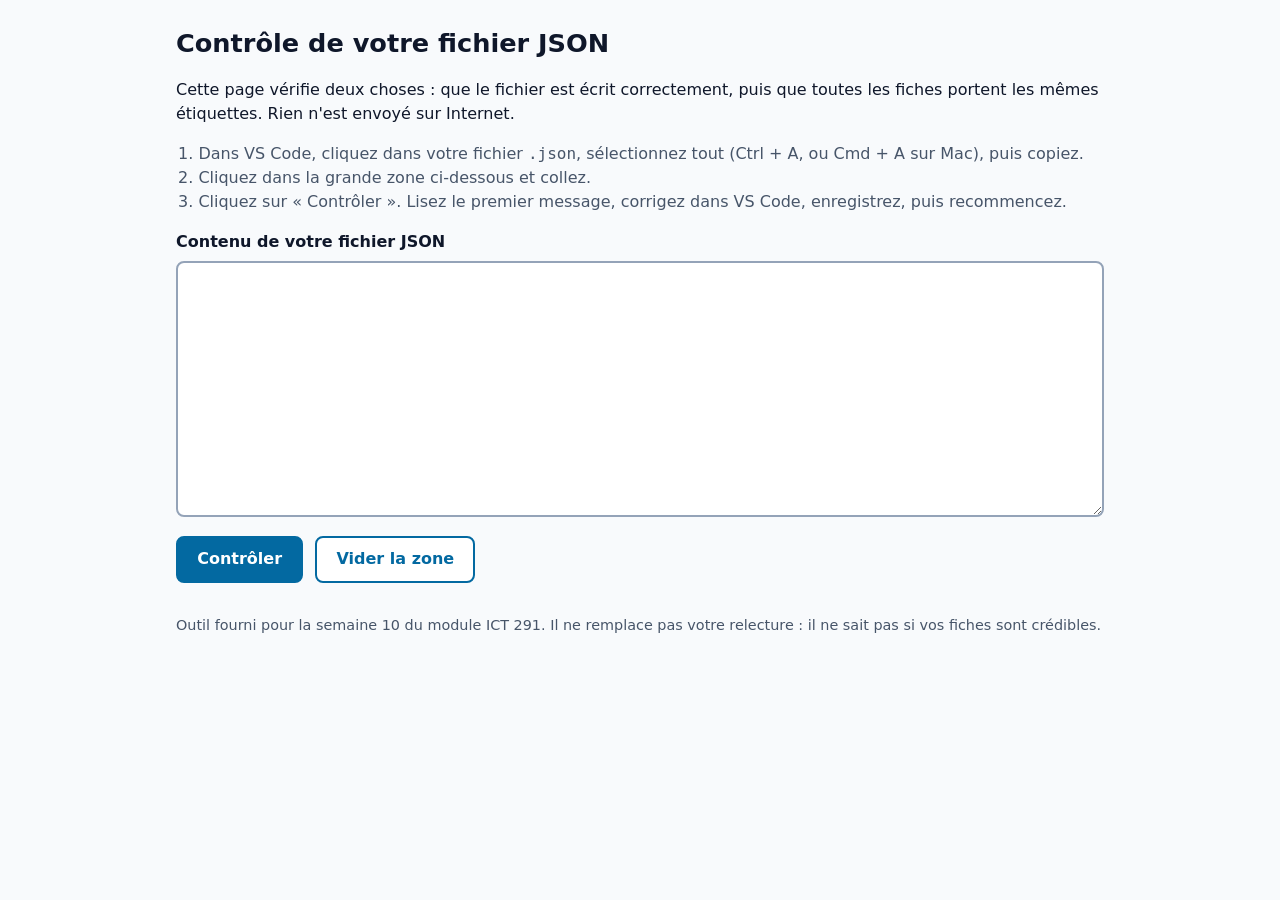
<file: 1-la-pile-cassee/depart/controle-json.html>
<!DOCTYPE html>
<html lang="fr">
<head>
  <meta charset="utf-8">
  <meta name="viewport" content="width=device-width, initial-scale=1">
  <title>Contrôle JSON — ICT 291</title>
  <link rel="icon" href="data:,">
  <style>
    :root {
      --fond: #f8fafc;
      --encre: #0f172a;
      --discret: #475569;
      --accent: #0369a1;
      --ok: #166534;
      --ok-fond: #dcfce7;
      --erreur: #b91c1c;
      --erreur-fond: #fee2e2;
      --alerte: #92400e;
      --alerte-fond: #fef3c7;
    }
    * { box-sizing: border-box; }
    body {
      margin: 0;
      font-family: system-ui, -apple-system, "Segoe UI", sans-serif;
      background: var(--fond);
      color: var(--encre);
      line-height: 1.5;
    }
    main { max-width: 60rem; margin: 0 auto; padding: 1.5rem 1rem 3rem; }
    h1 { font-size: 1.6rem; margin: 0 0 .5rem; }
    h2 { font-size: 1.15rem; margin: 1.5rem 0 .5rem; }
    ol.mode { padding-left: 1.4rem; color: var(--discret); }
    label { display: block; font-weight: 600; margin: 1rem 0 .4rem; }
    textarea {
      width: 100%;
      min-height: 16rem;
      font: 0.95rem/1.4 ui-monospace, "SF Mono", Menlo, Consolas, monospace;
      padding: .75rem;
      border: 2px solid #94a3b8;
      border-radius: 8px;
      background: #fff;
      color: var(--encre);
      resize: vertical;
    }
    .actions { display: flex; flex-wrap: wrap; gap: .75rem; margin-top: .75rem; }
    button {
      min-height: 44px;
      min-width: 44px;
      padding: .6rem 1.2rem;
      font: inherit;
      font-weight: 600;
      border-radius: 8px;
      border: 2px solid var(--accent);
      cursor: pointer;
    }
    #controler { background: var(--accent); color: #fff; }
    #effacer { background: #fff; color: var(--accent); }
    button:focus-visible, textarea:focus-visible {
      outline: 3px solid var(--encre);
      outline-offset: 2px;
    }
    .bilan { margin-top: 1.25rem; padding: 1rem; border-radius: 8px; border-left: 6px solid; }
    .bilan p { margin: .25rem 0; }
    .bilan.ok { background: var(--ok-fond); border-color: var(--ok); }
    .bilan.erreur { background: var(--erreur-fond); border-color: var(--erreur); }
    .bilan.alerte { background: var(--alerte-fond); border-color: var(--alerte); }
    .verdict { font-weight: 700; font-size: 1.1rem; }
    pre.extrait {
      margin: .5rem 0;
      padding: .5rem;
      background: #fff;
      border-radius: 6px;
      overflow-x: auto;
      white-space: pre;
      font: 0.9rem/1.4 ui-monospace, Menlo, Consolas, monospace;
    }
    ul.remarques { padding-left: 1.2rem; }
    ul.remarques li { margin: .3rem 0; overflow-wrap: anywhere; }
    .tableau-scroll { overflow-x: auto; }
    table { border-collapse: collapse; width: 100%; background: #fff; }
    th, td { text-align: left; padding: .4rem .6rem; border-bottom: 1px solid #cbd5e1; vertical-align: top; overflow-wrap: break-word; }
    th:first-child, td:first-child, th:nth-child(2), td:nth-child(2) { white-space: nowrap; }
    td code, td { font-size: .95rem; }
    @media (max-width: 30rem) { th, td { padding: .35rem .4rem; font-size: .85rem; } }
    th { background: #e2e8f0; }
    code { font-family: ui-monospace, Menlo, Consolas, monospace; }
    footer { margin-top: 2rem; color: var(--discret); font-size: .9rem; }
  </style>
</head>
<body>
<main>
  <h1>Contrôle de votre fichier JSON</h1>
  <p>Cette page vérifie deux choses : que le fichier est écrit correctement, puis que toutes les fiches portent les mêmes étiquettes. Rien n'est envoyé sur Internet.</p>
  <ol class="mode">
    <li>Dans VS Code, cliquez dans votre fichier <code>.json</code>, sélectionnez tout (Ctrl + A, ou Cmd + A sur Mac), puis copiez.</li>
    <li>Cliquez dans la grande zone ci-dessous et collez.</li>
    <li>Cliquez sur « Contrôler ». Lisez le premier message, corrigez dans VS Code, enregistrez, puis recommencez.</li>
  </ol>

  <label for="saisie">Contenu de votre fichier JSON</label>
  <textarea id="saisie" spellcheck="false" autocomplete="off" autocapitalize="off"></textarea>
  <div class="actions">
    <button type="button" id="controler">Contrôler</button>
    <button type="button" id="effacer">Vider la zone</button>
  </div>

  <section id="resultat" aria-live="polite"></section>

  <footer>Outil fourni pour la semaine 10 du module ICT 291. Il ne remplace pas votre relecture : il ne sait pas si vos fiches sont crédibles.</footer>
</main>

<script>
/* Petit analyseur JSON qui explique la première erreur en français,
   avec le numéro de ligne. Il suit la grammaire de la RFC 8259. */
function ErreurJson(message, pos) { this.message = message; this.pos = pos; }

function analyser(texte) {
  var i = 0;
  function voir() { return texte.charAt(i); }
  function blancs() { while (i < texte.length && " \t\n\r".indexOf(texte.charAt(i)) !== -1) i++; }
  function erreur(msg, pos) { throw new ErreurJson(msg, pos === undefined ? i : pos); }
  function decrire(c) {
    if (c === "") return "la fin du fichier";
    if (c === "'") return "une apostrophe '";
    if (c === ",") return "une virgule";
    if (c === "}") return "une accolade fermante }";
    if (c === "]") return "un crochet fermant ]";
    if (c === "{") return "une accolade ouvrante {";
    return "« " + c + " »";
  }
  function mot() {
    var debut = i;
    while (i < texte.length && /[A-Za-zÀ-ÿ0-9_$]/.test(texte.charAt(i))) i++;
    return texte.slice(debut, i);
  }
  function valeur() {
    blancs();
    var c = voir();
    if (c === "{") return objet();
    if (c === "[") return tableau();
    if (c === '"') return chaine();
    if (c === "-" || (c >= "0" && c <= "9")) return nombre();
    if (c === "'") erreur("Un texte doit être entre guillemets doubles \"…\". Vous avez utilisé une apostrophe '.");
    if (c === "“" || c === "”" || c === "«") erreur("Guillemets typographiques (“ ” ou « ») : JSON n'accepte que le guillemet droit \" du clavier. Remplacez-les.");
    if (c === "`") erreur("Le texte commence par ``` : ce sont les marques de code ajoutées par l'IA. Supprimez ces lignes en haut et en bas, gardez seulement [ … ].");
    if (c === "") erreur("Le fichier s'arrête alors qu'une valeur est attendue. Il manque probablement la fin du fichier.");
    if (/[A-Za-zÀ-ÿ]/.test(c)) {
      var debut = i, m = mot();
      if (m === "true" || m === "false" || m === "null") return m === "true" ? true : (m === "false" ? false : null);
      if (m.toLowerCase() === "true" || m.toLowerCase() === "false")
        erreur("« " + m + " » : vrai et faux s'écrivent en minuscules et sans guillemets : true ou false.", debut);
      erreur("« " + m + " » n'est ni un nombre, ni true, ni false. Si c'est du texte, mettez-le entre guillemets doubles \"…\".", debut);
    }
    erreur("Une valeur est attendue ici, mais il y a " + decrire(c) + ".");
  }
  function chaine() {
    var debut = i; i++;
    while (i < texte.length) {
      var c = texte.charAt(i);
      if (c === '"') { i++; return JSON.parse(texte.slice(debut, i)); }
      if (c === "\\") { i += 2; continue; }
      if (c === "\n") erreur("Ce texte n'est pas refermé : il manque le guillemet \" de fin sur cette ligne.", debut);
      i++;
    }
    erreur("Ce texte n'est jamais refermé : il manque un guillemet \".", debut);
  }
  function nombre() {
    var debut = i;
    var m = /^-?(0|[1-9][0-9]*)(\.[0-9]+)?([eE][+-]?[0-9]+)?/.exec(texte.slice(i));
    if (!m) erreur("Nombre mal écrit.");
    /* 0791234567 ou 01200 : un 0 suivi d'un chiffre, c'est un numéro, pas un nombre. */
    if (m[1] === "0" && /[0-9]/.test(texte.charAt(i + m[0].length)))
      erreur("Un numéro de téléphone ou un NPA est un texte : mettez-le entre guillemets doubles.", debut);
    i += m[0].length;
    return Number(texte.slice(debut, i));
  }
  function objet() {
    var debutObjet = i, o = {};
    i++; blancs();
    if (voir() === "}") { i++; return o; }
    while (true) {
      blancs();
      var c = voir();
      if (c === "}") erreur("Virgule en trop : il y a une virgule juste avant cette accolade }. Après la dernière étiquette d'une fiche, pas de virgule.", derniereVirgule);
      if (c === "'") erreur("Une étiquette doit être entre guillemets doubles \"…\". Vous avez utilisé une apostrophe '.");
      if (c === "“" || c === "”" || c === "«") erreur("Guillemets typographiques (“ ” ou « ») : JSON n'accepte que le guillemet droit \" du clavier. Remplacez-les.");
      if (c !== '"') {
        if (/[A-Za-zÀ-ÿ_]/.test(c)) { var d = i, m = mot(); erreur("L'étiquette « " + m + " » n'a pas de guillemets. Écrivez \"" + m + "\".", d); }
        if (c === "") erreur("Le fichier s'arrête avant la fin d'une fiche : l'accolade { ouverte ici n'est jamais refermée.", debutObjet);
        erreur("Une étiquette entre guillemets doubles est attendue, mais il y a " + decrire(c) + ".");
      }
      var cle = chaine();
      blancs();
      if (voir() !== ":") erreur("Après l'étiquette \"" + cle + "\", il faut deux-points : avant la valeur.");
      i++;
      o[cle] = valeur();
      blancs();
      c = voir();
      if (c === "," && typeof o[cle] === "number" && /[0-9]/.test(texte.charAt(i + 1)))
        erreur("Les décimales s'écrivent avec un point, pas une virgule : 12.50 et non 12,50.");
      if (c === ",") { var derniereVirgule = i; i++; continue; }
      if (c === "}") { i++; return o; }
      if (c === '"') erreur("Il manque une virgule entre deux étiquettes : ajoutez-la à la fin de la ligne précédente.", finPrecedente());
      if (c === "") erreur("Le fichier s'arrête avant la fin d'une fiche : l'accolade { ouverte ici n'est jamais refermée.", debutObjet);
      erreur("Après une valeur, il faut une virgule (étiquette suivante) ou } (fin de la fiche). Il y a " + decrire(c) + ".");
    }
  }
  function tableau() {
    var debutTab = i, t = [];
    i++; blancs();
    if (voir() === "]") { i++; return t; }
    while (true) {
      blancs();
      if (voir() === "]") erreur("Virgule en trop : il y a une virgule juste avant ce crochet ]. Après la dernière fiche, pas de virgule.", derniereVirgule);
      t.push(valeur());
      blancs();
      var c = voir();
      if (c === ",") { var derniereVirgule = i; i++; continue; }
      if (c === "]") { i++; return t; }
      if (c === "{") erreur("Il manque une virgule entre deux fiches : ajoutez-la après l'accolade } de la fiche précédente.", finPrecedente());
      if (c === "") erreur("Le fichier s'arrête avant la fin : le crochet [ ouvert ici n'est jamais refermé. Ajoutez ] tout à la fin.", debutTab);
      erreur("Après une fiche, il faut une virgule (fiche suivante) ou ] (fin de la pile). Il y a " + decrire(c) + ".");
    }
  }
  function finPrecedente() {
    var j = i - 1;
    while (j > 0 && " \t\n\r".indexOf(texte.charAt(j)) !== -1) j--;
    return j;
  }
  blancs();
  if (texte.trim() === "") erreur("La zone est vide. Collez le contenu de votre fichier.");
  var resultat = valeur();
  blancs();
  if (i < texte.length && texte.charAt(i) === "`") erreur("Après le ] final, il reste ``` : la marque de code de l'IA. Supprimez-la.");
  if (i < texte.length) erreur("Du texte continue après la fin du fichier. Un fichier JSON contient une seule pile [ … ]. Il y a " + decrire(voir()) + ".");
  return resultat;
}

function positionLigne(texte, pos) {
  var avant = texte.slice(0, pos).split("\n");
  return { ligne: avant.length, colonne: avant[avant.length - 1].length + 1 };
}

/* Étiquettes de numéros : mots entiers, pour ne pas attraper « tel » dans « hotel ». */
var MOTS_NUMERO = ["tel", "telephone", "phone", "natel", "mobile", "portable", "fax", "npa", "cp", "postal", "codepostal", "zip", "code", "numero", "num", "no", "iban", "avs", "localite"];
function estEtiquetteNumero(c) {
  var mots = c.normalize("NFD").replace(/[\u0300-\u036f]/g, "")
    .replace(/([a-z0-9])([A-Z])/g, "$1 $2").toLowerCase().split(/[^a-z]+/);
  return mots.some(function (m) { return MOTS_NUMERO.indexOf(m) !== -1; });
}

function verifierValeur(f, n, c, remarques) {
  var v = f[c];
  if (v === "true" || v === "false") remarques.push(nomDeFiche(f, n) + " : \"" + c + "\" vaut \"" + v + "\" entre guillemets. C'est du texte. Écrivez " + v + " sans guillemets.");
  /* Pas de 0 au début, pas d'espace : "079 555 12 34" ou "0123" restent du texte. */
  /* Une étiquette de numéro (telephone, npa, code…) garde aussi ses guillemets. */
  else if (typeof v === "string" && /^-?(0|[1-9][0-9]*)(\.[0-9]+)?$/.test(v) && !estEtiquetteNumero(c))
    remarques.push(nomDeFiche(f, n) + " : \"" + c + "\" vaut \"" + v + "\" entre guillemets. Si c'est une quantité (un prix, un nombre de pages), écrivez " + v + " sans guillemets. Un numéro (téléphone, NPA) reste du texte : gardez les guillemets.");
  else if (typeof v === "string" && v.trim() === "") remarques.push(nomDeFiche(f, n) + " : \"" + c + "\" est vide.");
}

function typeDe(v) {
  if (Array.isArray(v)) return "liste";
  if (v === null) return "vide (null)";
  if (typeof v === "boolean") return "vrai/faux";
  if (typeof v === "number") return "nombre";
  if (typeof v === "string") return "texte";
  return "fiche dans la fiche";
}

function el(tag, classe, texte) {
  var e = document.createElement(tag);
  if (classe) e.className = classe;
  if (texte !== undefined) e.textContent = texte;
  return e;
}

function nomDeFiche(f, n) {
  var nom = f && (f.nom || f.titre || f.objet);
  return "fiche " + n + (typeof nom === "string" ? " (" + nom + ")" : "");
}

function controler() {
  var texte = document.getElementById("saisie").value;
  var zone = document.getElementById("resultat");
  zone.textContent = "";
  var bilan;
  var donnees;

  if (texte.trim() === "") {
    bilan = el("div", "bilan alerte");
    bilan.appendChild(el("p", "verdict", "La zone est vide : collez d'abord tout le contenu de votre fichier JSON, puis cliquez sur « Contrôler »."));
    zone.appendChild(bilan);
    return;
  }

  try {
    donnees = analyser(texte);
    JSON.parse(texte); /* double sécurité : le navigateur doit être d'accord */
  } catch (e) {
    bilan = el("div", "bilan erreur");
    bilan.appendChild(el("p", "verdict", "À corriger : le fichier n'est pas du JSON valide."));
    if (e instanceof ErreurJson) {
      var p = positionLigne(texte, e.pos);
      bilan.appendChild(el("p", null, "Ligne " + p.ligne + ", colonne " + p.colonne + " : " + e.message));
      var lignes = texte.split("\n");
      var extrait = [];
      for (var n = Math.max(1, p.ligne - 1); n <= Math.min(lignes.length, p.ligne + 1); n++) {
        extrait.push((n === p.ligne ? "→ " : "  ") + String(n).padStart(3, " ") + " | " + lignes[n - 1]);
      }
      bilan.appendChild(el("pre", "extrait", extrait.join("\n")));
      bilan.appendChild(el("p", null, "Dans VS Code, appuyez sur Ctrl + G (Ctrl aussi sur Mac), tapez " + p.ligne + ", puis Entrée : le curseur va à cette ligne."));
    } else {
      bilan.appendChild(el("p", null, "Message du navigateur : " + e.message));
    }
    zone.appendChild(bilan);
    return;
  }

  var remarques = [];
  var ficheSeule = typeof donnees === "object" && donnees !== null && !Array.isArray(donnees);
  var intro = "Le fichier est du JSON valide. Les fiches ont les mêmes étiquettes, mais vérifiez ces valeurs :";
  var differences = false;
  if (ficheSeule) {
    intro = "Le fichier est du JSON valide, mais c'est une fiche seule { … }, pas une pile de fiches :";
    remarques.push("Le fichier commence par { : il contient une seule fiche. Pour une pile, entourez vos fiches de crochets [ … ] et séparez-les par des virgules.");
    Object.keys(donnees).forEach(function (c) { verifierValeur(donnees, 1, c, remarques); });
  } else if (!Array.isArray(donnees)) {
    intro = "Le fichier est du JSON valide, mais ce n'est pas une pile de fiches :";
    remarques.push("Le fichier ne commence pas par [ : ce n'est pas une pile de fiches. Entourez vos fiches de crochets [ … ].");
  } else if (donnees.length === 0) {
    intro = "Le fichier est du JSON valide, mais la pile est vide :";
    remarques.push("La pile est vide : [ ] ne contient aucune fiche.");
  } else {
    var reference = donnees[0];
    if (typeof reference !== "object" || reference === null || Array.isArray(reference)) {
      intro = "Le fichier est du JSON valide, mais la pile ne contient pas que des fiches :";
      remarques.push("La première valeur de la pile n'est pas une fiche { … }.");
    } else {
      var cles = Object.keys(reference);
      var ids = {};
      donnees.forEach(function (f, index) {
        var n = index + 1;
        if (typeof f !== "object" || f === null || Array.isArray(f)) {
          differences = true;
          remarques.push("La valeur n° " + n + " de la pile n'est pas une fiche { … }.");
          return;
        }
        cles.forEach(function (c) {
          if (!(c in f)) differences = true;
          if (!(c in f)) remarques.push(nomDeFiche(f, n) + " : l'étiquette \"" + c + "\" manque (elle existe dans la fiche 1).");
          else if (typeDe(f[c]) !== typeDe(reference[c]) && (differences = true))
            remarques.push(nomDeFiche(f, n) + " : \"" + c + "\" est de type " + typeDe(f[c]) + ", alors qu'il est de type " + typeDe(reference[c]) + " dans la fiche 1.");
        });
        Object.keys(f).forEach(function (c) {
          if (cles.indexOf(c) === -1 && (differences = true)) remarques.push(nomDeFiche(f, n) + " : l'étiquette \"" + c + "\" n'existe pas dans la fiche 1. Faute de frappe ?");
          verifierValeur(f, n, c, remarques);
        });
        if ("id" in f) {
          /* "1" (texte) et 1 (nombre) ne sont pas le même id : l'écart de type est signalé à part. */
          var cleId = typeof f.id + ":" + JSON.stringify(f.id);
          if (ids[cleId]) remarques.push(nomDeFiche(f, n) + " : l'id " + f.id + " est déjà utilisé par la fiche " + ids[cleId] + ". Chaque fiche a son propre id.");
          else ids[cleId] = n;
        }
      });
      if (differences) intro = "Le fichier est du JSON valide. Les fiches ne sont pas encore toutes pareilles :";
      else if (donnees.length === 1) intro = "Le fichier est du JSON valide. La pile n'a qu'une fiche : rien à comparer, mais vérifiez ces valeurs :";
      else if (remarques.some(function (r) { return r.indexOf("est déjà utilisé") !== -1; }))
        intro = "Le fichier est du JSON valide et les fiches ont les mêmes étiquettes, mais vérifiez ces points :";
    }
  }

  bilan = el("div", remarques.length ? "bilan alerte" : "bilan ok");
  if (remarques.length) {
    bilan.appendChild(el("p", "verdict", "Écriture correcte, mais " + remarques.length + " point" + (remarques.length > 1 ? "s" : "") + " à vérifier."));
    bilan.appendChild(el("p", null, intro));
    var ul = el("ul", "remarques");
    remarques.slice(0, 15).forEach(function (r) { ul.appendChild(el("li", null, r)); });
    if (remarques.length > 15) ul.appendChild(el("li", null, "… et " + (remarques.length - 15) + " autres. Corrigez les premiers, puis recommencez."));
    bilan.appendChild(ul);
  } else {
    bilan.appendChild(el("p", "verdict", donnees.length > 1
      ? "Valide : " + donnees.length + " fiches, toutes avec les mêmes étiquettes."
      : "Valide : 1 fiche. Ajoutez une deuxième fiche pour comparer les étiquettes."));
  }
  zone.appendChild(bilan);

  if (ficheSeule) donnees = [donnees];
  if (Array.isArray(donnees) && donnees.length && typeof donnees[0] === "object" && donnees[0] !== null && !Array.isArray(donnees[0])) {
    zone.appendChild(el("h2", null, ficheSeule ? "Vos étiquettes (fiche seule)" : "Vos étiquettes (d'après la fiche 1)"));
    var bloc = el("div", "tableau-scroll");
    var table = el("table");
    var tete = el("tr");
    ["Étiquette", "Type", "Exemple (fiche 1)", "Valeurs différentes"].forEach(function (t) { tete.appendChild(el("th", null, t)); });
    var thead = el("thead"); thead.appendChild(tete); table.appendChild(thead);
    var tbody = el("tbody");
    Object.keys(donnees[0]).forEach(function (c) {
      var tr = el("tr");
      tr.appendChild(el("td", null, c));
      tr.appendChild(el("td", null, typeDe(donnees[0][c])));
      tr.appendChild(el("td", null, JSON.stringify(donnees[0][c])));
      var vues = {};
      donnees.forEach(function (f) { if (f && typeof f === "object" && c in f) vues[JSON.stringify(f[c])] = (vues[JSON.stringify(f[c])] || 0) + 1; });
      var resume;
      if (typeof donnees[0][c] === "boolean") resume = "true : " + (vues["true"] || 0) + " · false : " + (vues["false"] || 0);
      else resume = Object.keys(vues).length + " sur " + donnees.length + (donnees.length > 1 ? " fiches" : " fiche");
      tr.appendChild(el("td", null, resume));
      tbody.appendChild(tr);
    });
    table.appendChild(tbody);
    bloc.appendChild(table);
    zone.appendChild(bloc);
  }
}

document.getElementById("controler").addEventListener("click", controler);
document.getElementById("effacer").addEventListener("click", function () {
  document.getElementById("saisie").value = "";
  document.getElementById("resultat").textContent = "";
  document.getElementById("saisie").focus();
});
</script>
</body>
</html>
</file>
<file: design/style.css>
@import url('https://fonts.googleapis.com/css2?family=Nunito:wght@400;600;700;800&family=Quicksand:wght@600;700&display=swap');

    :root {
      --cream: #faf6ee;
      --cream-deep: #f9eed9;
      --olive: #f5efe6;
      --olive-deep: #e8efe6;
      --card-bg: #ffffff;
      --ink: #2c4a38;
      --muted: #6e5223;
      --brick: #e05a47;
      --brick-dark: #b94736;
      --line: #eae3d2;
      --badge-green: #e8efe6;
      --badge-green-text: #2c4a38;
      --badge-ochre: #f9eed9;
      --badge-ochre-text: #6e5223;
      --shadow: 0 8px 20px rgba(0, 0, 0, .04);
      --card-shadow: 0 8px 20px rgba(0, 0, 0, .04);
      --radius: 20px;
      --space-14: 14px;
    }

    body.dark-mode {
      --cream: #1f2923;
      --cream-deep: #17201b;
      --olive: #2c3a30;
      --olive-deep: #425443;
      --card-bg: #263229;
      --ink: #f5f4ec;
      --muted: #c2ccc2;
      --line: #536257;
      --brick: #ef765f;
      --brick-dark: #ff9a82;
    }

    body.dark-mode::after {
      background: rgba(31, 41, 35, .86);
    }

    body.dark-mode .app-shell {
      background: linear-gradient(rgba(31, 41, 35, .94), rgba(31, 41, 35, .94)), url("images/kitchen.jpg") center / cover fixed;
    }

    html, body { width: 100%; max-width: 100%; overflow-x: hidden; }

    * { box-sizing: border-box; }

    html { scroll-behavior: smooth; }

    body {
      position: relative;
      isolation: isolate;
      margin: 0;
      min-width: 320px;
      color: var(--ink);
      background-color: var(--cream);
      background-image: linear-gradient(rgba(224, 90, 71, .025) 1px, transparent 1px), linear-gradient(90deg, rgba(224, 90, 71, .025) 1px, transparent 1px);
      background-size: 24px 24px;
      font-family: "Nunito", "Trebuchet MS", sans-serif;
      line-height: 1.45;
    }

    body::before,
    body::after {
      position: fixed;
      inset: 0;
      pointer-events: none;
      content: "";
    }

    body::before {
      z-index: -2;
      background: url("images/kitchen.jpg") center / cover fixed;
      filter: blur(6px);
      opacity: .42;
      transform: scale(1.04);
    }

    body::after {
      z-index: -1;
      background: rgba(250, 246, 238, .86);
    }

    button, input { font: inherit; }

    button {
      min-height: 48px;
      border: 2px solid transparent;
      border-radius: 12px;
      padding: 10px 16px;
      color: var(--ink);
      background: transparent;
      cursor: pointer;
      font-weight: 700;
      transition: transform .18s ease, background-color .18s ease, border-color .18s ease;
    }

    @media (hover: hover) {
      button:hover { transform: translateY(-2px); }
    }
    button:focus-visible, input:focus-visible { outline: 3px solid #1c6b58; outline-offset: 3px; }

    .app-shell { min-width: 0;
      position: relative;
      z-index: 1;
      width: min(100% - 20px, 390px);
      min-height: 100vh;
      margin: 0 auto;
      background: linear-gradient(rgba(250, 246, 238, .84), rgba(250, 246, 238, .84)), url("images/kitchen.jpg") center / cover fixed;
      box-shadow: var(--shadow);
    }

    .app-footer {
      padding: 16px;
      border-top: 1px solid var(--line);
      color: var(--muted);
      text-align: center;
    }

    .app-footer p { margin-bottom: 0; }

    .app-header {
      position: sticky;
      top: 0;
      z-index: 4;
      display: flex;
      align-items: center;
      justify-content: space-between;
      min-height: 72px;
      padding: 12px 16px;
      border-bottom: 1px solid var(--brick-dark);
      background: #e05a47;
      backdrop-filter: blur(10px);
    }

    .brand { display: inline-flex; align-items: center; gap: 10px; color: #fff; font-family: "Quicksand", sans-serif; font-size: 1.38rem; font-weight: 700; }
    .brand-logo { display: block; width: 48px; height: 48px; object-fit: contain; }
    .menu-button { border-color: rgba(255, 255, 255, .7); border-radius: 999px; color: var(--brick-dark); background: #fff; }
    .screen { display: none; padding: 22px 16px 112px; animation: rise .35s ease both; }
    .screen.is-active { display: block; }

    @keyframes rise { from { opacity: 0; transform: translateY(8px); } to { opacity: 1; transform: translateY(0); } }
    @keyframes gentle-shake {
      0%, 76%, 100% { transform: rotate(0); }
      78% { transform: rotate(-1.2deg); }
      80% { transform: rotate(1.2deg); }
      82% { transform: rotate(-.7deg); }
      84% { transform: rotate(.7deg); }
      86% { transform: rotate(0); }
    }

    h1, h2, h3, p { margin-top: 0; }
    h1 { margin-bottom: 8px; font-family: "Quicksand", sans-serif; font-size: 2rem; line-height: 1.1; }
    h2 { margin-bottom: 14px; color: var(--ink); font-family: "Quicksand", sans-serif; font-size: 1.35rem; }
    h3 { margin-bottom: 6px; font-family: "Quicksand", sans-serif; font-size: 1.12rem; }
    .eyebrow { margin-bottom: 4px; color: var(--brick-dark); font-size: .78rem; font-weight: 800; letter-spacing: .08em; text-transform: uppercase; }
    .muted { color: var(--muted); }

    .hero, .recipe-card, .filters-panel, .detail-panel { border: 0; border-radius: var(--radius); background: var(--olive); }
    .hero { margin-bottom: 24px; padding: 20px; }
    .hero p { margin-bottom: 16px; }
    .search-question { margin-bottom: 18px; animation: gentle-shake 6s ease-in-out infinite; transform-origin: center; }
    .search-label { display: block; margin-bottom: 7px; font-weight: 700; }
    .search-input { width: 100%; min-height: 52px; border: 1px solid var(--line); border-radius: 16px; padding: 12px 14px; color: var(--ink); background: var(--card-bg); }
    .secondary-button { margin-top: 10px; border-color: var(--line); border-radius: 999px; background: var(--card-bg); }

    .quick-filters { margin-bottom: 26px; }
    .quick-row { display: grid; grid-template-columns: repeat(3, 1fr); gap: 8px; }
    .quick-button { border-color: var(--line); border-radius: 999px; background: var(--card-bg); padding-inline: 6px; }
    .quick-button.is-selected { border-color: var(--brick); color: #fff; background: var(--brick); }
    .full-button { width: 100%; margin-top: 10px; border-color: var(--line); border-radius: 999px; background: var(--card-bg); }

    .section-heading { display: flex; align-items: baseline; justify-content: space-between; gap: 12px; }
    .result-count { color: var(--ink); font-size: .84rem; }
    body.dark-mode h2,
    body.dark-mode .result-count { color: var(--ink); }
    .recipe-list { display: grid; grid-template-columns: 1fr; gap: var(--space-14); }
    .recipe-card { position: relative; display: grid; grid-template-columns: 112px minmax(0, 1fr); overflow: hidden; border-radius: 20px; background: var(--card-bg); box-shadow: var(--card-shadow); }
    .recipe-card::after { content: ">"; position: absolute; right: 12px; top: 50%; color: var(--brick); font-size: 1.5rem; line-height: 1; transform: translateY(-50%); }
    .recipe-image, .dish-photo { overflow: hidden; background: linear-gradient(135deg, #d4e2cf, #f4e4c9); }
    .recipe-image img, .dish-photo img { display: block; width: 100%; height: 100%; object-fit: cover; }
    .recipe-image { min-height: 100%; border-radius: 16px; margin: 8px 0 8px 8px; }
    .recipe-body { min-width: 0; padding: 14px 30px 14px 14px; }
    .recipe-meta { display: flex; flex-wrap: wrap; gap: 6px; margin: 8px 0; color: var(--badge-green-text); font-size: .82rem; }
    .recipe-meta span { padding: 4px 8px; border-radius: 999px; background: var(--badge-green); }
    .recipe-meta span + span { color: var(--badge-ochre-text); background: var(--badge-ochre); }
    .recipe-ingredients { margin: 0 0 12px; color: var(--muted); font-size: .9rem; }
    .primary-button { width: 100%; border-radius: 24px; color: #fff; background: var(--brick); border-color: var(--brick); box-shadow: 0 7px 14px rgba(224, 90, 71, .2); }
    .primary-button:hover { background: var(--brick-dark); border-color: var(--brick-dark); }
    .back-to-top { display: block; margin: 22px auto 0; border-color: var(--line); background: var(--cream-deep); }
    .state-message { margin: 14px 0; padding: 16px; border: 1px dashed var(--brick); border-radius: 12px; color: var(--brick-dark); background: #fff4ef; }
    [hidden] { display: none !important; }

    .detail-top { margin-bottom: 16px; }
    .back-button { padding-inline: 0; color: var(--brick-dark); }
    .detail-panel { overflow: hidden; background: var(--cream); }
    .detail-title { padding: 18px 16px; border-bottom: 1px solid var(--line); background: var(--olive); }
    .detail-meta { display: flex; flex-wrap: wrap; gap: 12px; margin: 0; color: var(--muted); font-size: .9rem; }
    .dish-photo { min-height: 260px; }
    .detail-section { padding: 18px 16px; border-bottom: 1px solid var(--line); }
    .detail-section:last-of-type { border-bottom: 0; }
    .portion-control { display: flex; align-items: center; justify-content: space-between; gap: 8px; margin-top: 16px; }
    .stepper { min-width: 48px; border-color: var(--line); background: var(--olive); font-size: 1.2rem; }
    .portion-value { flex: 1; text-align: center; font-weight: 700; }
    .check-list, .steps { margin: 0; padding-left: 22px; }
    .check-list { padding-left: 0; list-style: none; }
    .check-list li { display: flex; align-items: center; min-height: 48px; gap: 10px; border-bottom: 1px solid var(--line); }
    .check-list input { width: 22px; height: 22px; accent-color: var(--brick); }
    .steps li { min-height: 38px; padding: 4px 0; }
    .bottom-action { position: sticky; bottom: 12px; z-index: 2; padding: 12px 16px; background: linear-gradient(transparent, var(--cream) 24%); }

    .filters-panel { padding: 16px; background: var(--cream); }
    .filter-header { display: flex; justify-content: space-between; gap: 8px; margin-bottom: 18px; }
    .filter-header button { min-height: 48px; padding-inline: 10px; border-color: var(--line); background: var(--olive); font-size: .78rem; }
    .filter-group { padding: 16px 0; border-top: 1px solid var(--line); }
    .filter-group h2 { margin-bottom: 10px; font-size: 1.05rem; }
    .option-grid { display: grid; grid-template-columns: repeat(3, 1fr); gap: 8px; }
    .option-grid label { display: grid; place-items: center; min-height: 56px; padding: 6px; border: 1px solid var(--line); border-radius: 10px; color: var(--muted); background: var(--cream-deep); text-align: center; font-size: .82rem; cursor: pointer; }
    .option-grid input { position: absolute; opacity: 0; }
    .option-grid label:has(input:checked) { border: 2px solid var(--brick); color: var(--brick-dark); background: #f8d9d0; font-weight: 700; }
    .check-options { display: grid; gap: 2px; }
    .check-options label { display: flex; align-items: center; min-height: 48px; gap: 10px; }
    .check-options input { width: 22px; height: 22px; accent-color: var(--brick); }
    .filter-actions { position: sticky; bottom: 0; display: grid; gap: 8px; margin: 18px -16px -16px; padding: 12px 16px 16px; background: color-mix(in srgb, var(--cream) 97%, transparent); box-shadow: 0 -8px 20px rgba(50, 67, 53, .08); }
    .filter-actions button:last-child { border-color: var(--line); background: var(--olive); }

    .overlay { position: absolute; inset: 0; z-index: 8; display: grid; align-items: start; justify-items: end; padding: 84px 16px 12px; background: transparent; opacity: 1; transition: opacity .2s ease, visibility .2s ease; }
    .overlay[hidden] { display: grid !important; visibility: hidden; opacity: 0; pointer-events: none; }
    .menu-dialog { width: min(220px, calc(100vw - 32px)); padding: 16px; border: 1px solid var(--line); border-radius: 16px; background: var(--cream); box-shadow: 0 14px 32px rgba(41, 51, 45, .18); transform: translateY(-10px) scale(.96); transform-origin: top right; transition: transform .2s ease; }
    .overlay:not([hidden]) .menu-dialog { transform: translateY(0) scale(1); }
    .dialog-heading { display: flex; align-items: center; justify-content: space-between; }
    .dialog-heading button { min-width: 48px; padding: 8px; border-color: var(--line); }
    .menu-links { display: grid; gap: 8px; margin-top: 16px; }
    .menu-links button { text-align: left; border-color: var(--line); background: var(--olive); }
    .sr-only { position: absolute; width: 1px; height: 1px; padding: 0; margin: -1px; overflow: hidden; clip: rect(0, 0, 0, 0); white-space: nowrap; border: 0; }

    @media (min-width: 700px) { .app-shell { min-width: 0; margin: 24px auto; min-height: calc(100vh - 48px); border: 1px solid var(--line); border-radius: 20px; overflow: hidden; } }
    @media (prefers-reduced-motion: reduce) { *, *::before, *::after { scroll-behavior: auto !important; animation-duration: .01ms !important; transition-duration: .01ms !important; } }
</file>
